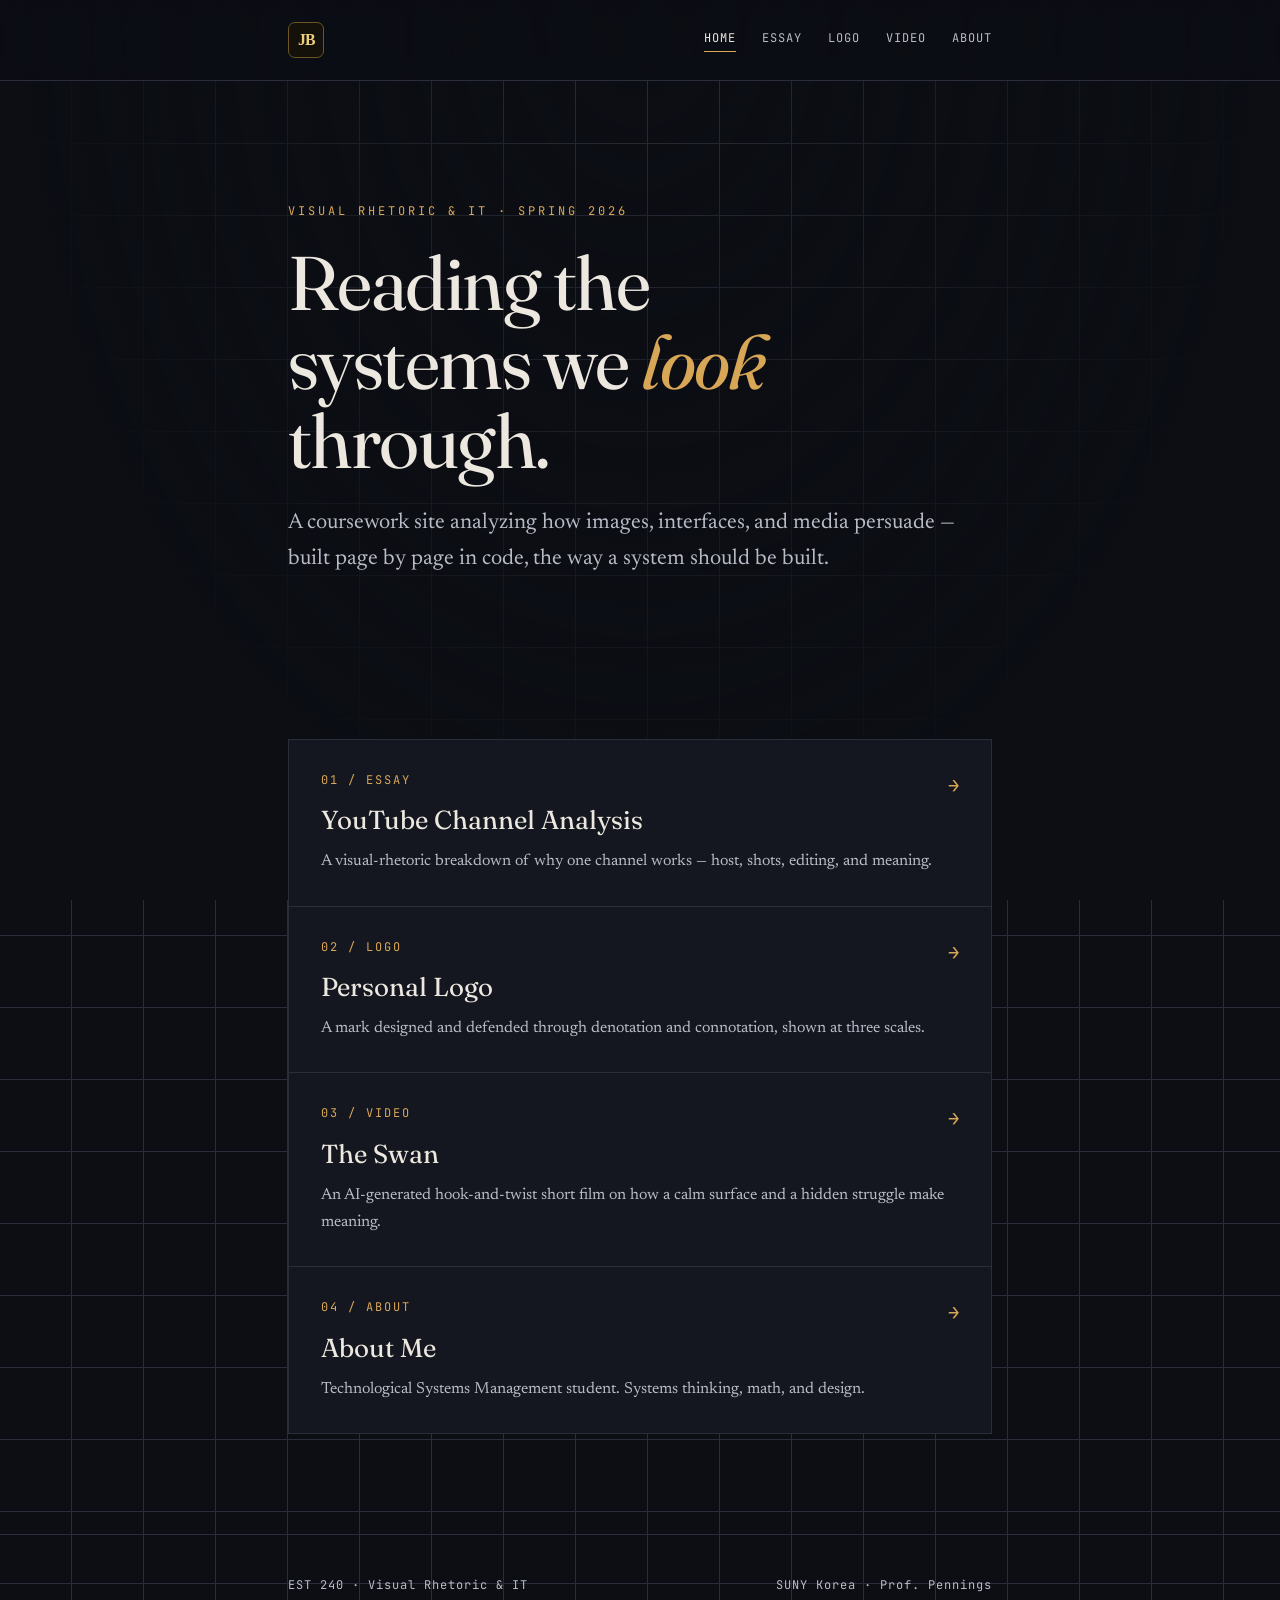
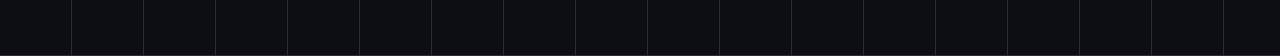
<file: index.html>
<!DOCTYPE html>
<html lang="en">
<head>
  <meta charset="UTF-8">
  <meta name="viewport" content="width=device-width, initial-scale=1.0">
  <title>Juhyun Bae — EST 240 Visual Rhetoric</title>
  <link rel="stylesheet" href="styles.css">
</head>
<body>

  <nav class="nav">
    <div class="nav-inner">
      <a href="about.html" class="nav-mark" aria-label="Juhyun Bae — About"><svg viewBox="0 0 120 104" xmlns="http://www.w3.org/2000/svg" role="img" aria-label="JB"><text x="62" y="84" font-family="Georgia,serif" font-size="86" font-weight="600" fill="#edd07a" text-anchor="middle" style="letter-spacing:-4px;">JB</text></svg></a>
      <div class="nav-links">
        <a href="index.html" class="active">Home</a>
        <a href="essay.html">Essay</a>
        <a href="logo.html">Logo</a>
        <a href="video.html">Video</a>
        <a href="about.html">About</a>
      </div>
    </div>
  </nav>

  <div class="wrap">
    <header class="hero">
      <div class="eyebrow">Visual Rhetoric &amp; IT · Spring 2026</div>
      <h1>Reading the<br>systems we <em>look</em> through.</h1>
      <p class="lede">A coursework site analyzing how images, interfaces, and media
      persuade — built page by page in code, the way a system should be built.</p>
    </header>

    <div class="cards">
      <a href="essay.html" class="card">
        <span class="card-arrow">&rarr;</span>
        <div class="card-num">01 / ESSAY</div>
        <div class="card-title">YouTube Channel Analysis</div>
        <div class="card-desc">A visual-rhetoric breakdown of why one channel works — host, shots, editing, and meaning.</div>
      </a>
      <a href="logo.html" class="card">
        <span class="card-arrow">&rarr;</span>
        <div class="card-num">02 / LOGO</div>
        <div class="card-title">Personal Logo</div>
        <div class="card-desc">A mark designed and defended through denotation and connotation, shown at three scales.</div>
      </a>
      <a href="video.html" class="card">
        <span class="card-arrow">&rarr;</span>
        <div class="card-num">03 / VIDEO</div>
        <div class="card-title">The Swan</div>
        <div class="card-desc">An AI-generated hook-and-twist short film on how a calm surface and a hidden struggle make meaning.</div>
      </a>
      <a href="about.html" class="card">
        <span class="card-arrow">&rarr;</span>
        <div class="card-num">04 / ABOUT</div>
        <div class="card-title">About Me</div>
        <div class="card-desc">Technological Systems Management student. Systems thinking, math, and design.</div>
      </a>
    </div>
  </div>

  <footer class="foot">
    <div class="foot-inner">
      <span>EST 240 · Visual Rhetoric &amp; IT</span>
      <span>SUNY Korea · Prof. Pennings</span>
    </div>
  </footer>

</body>
</html>
</file>
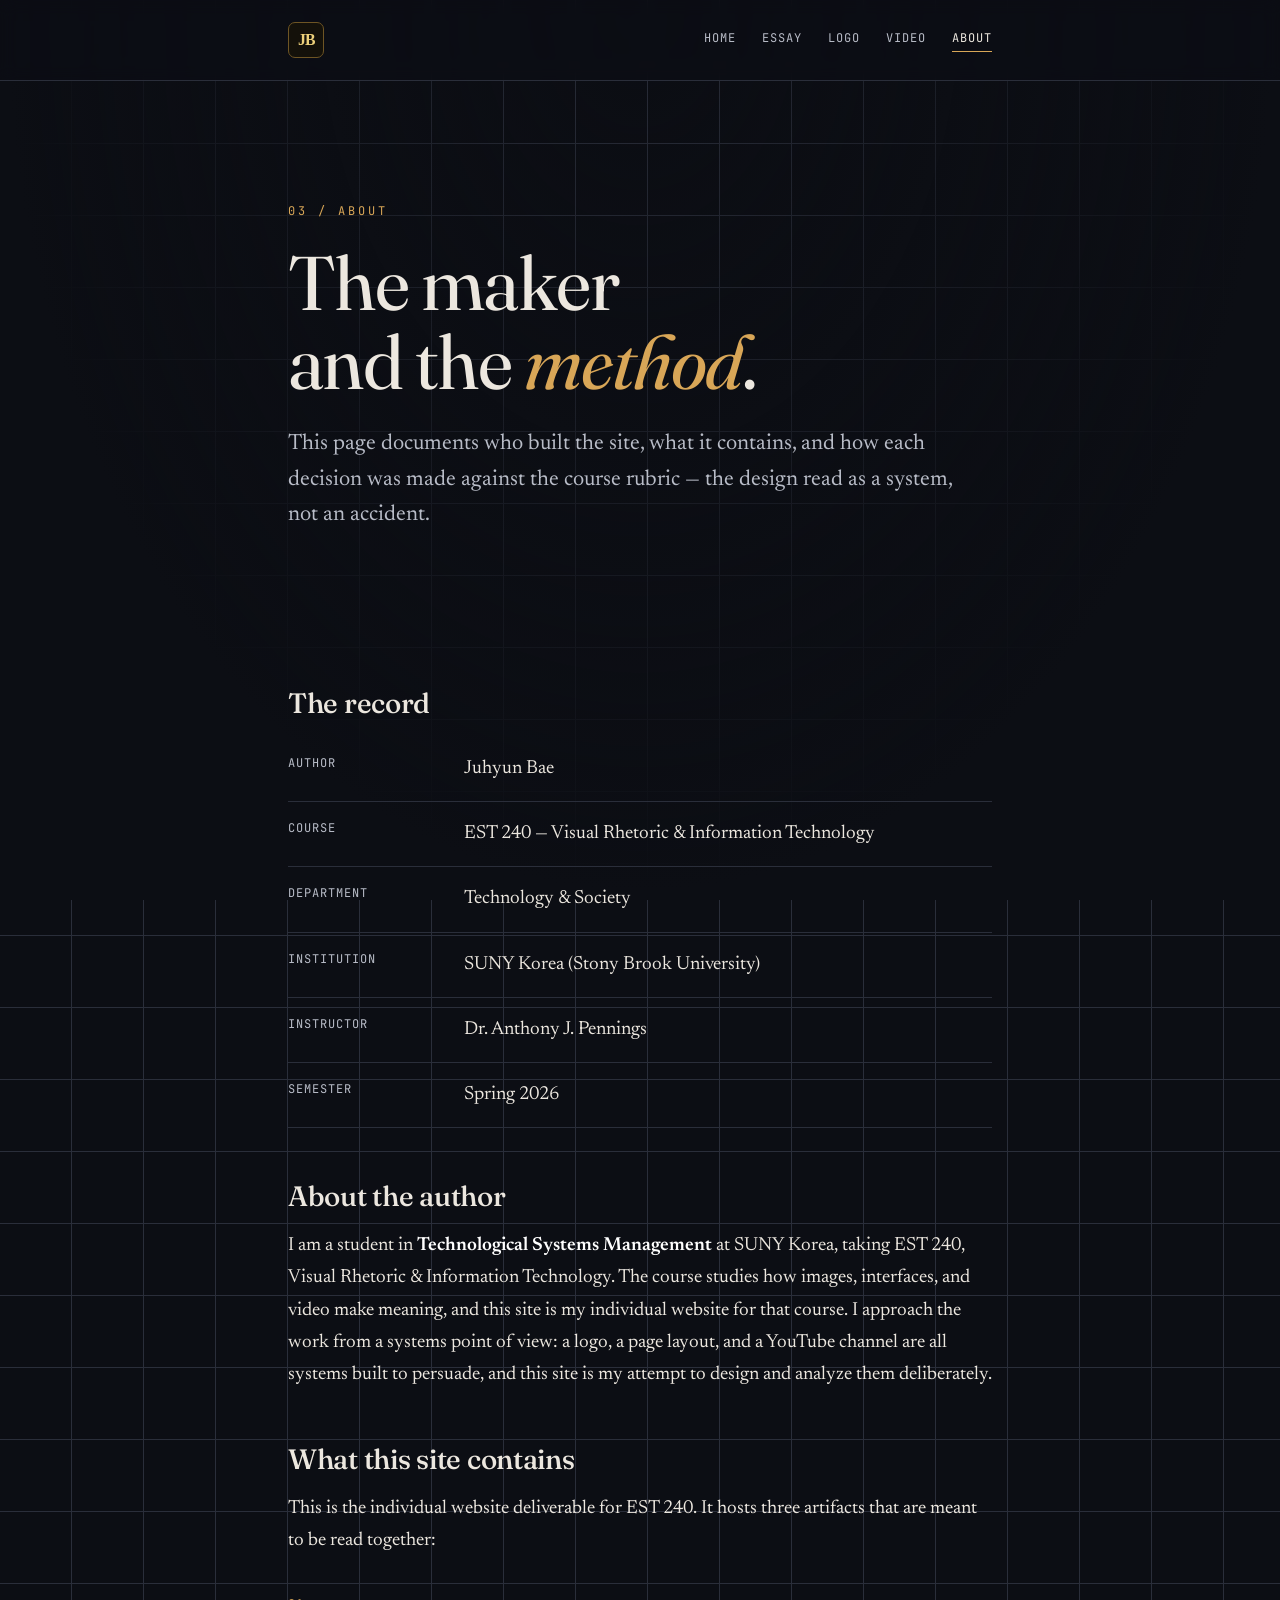
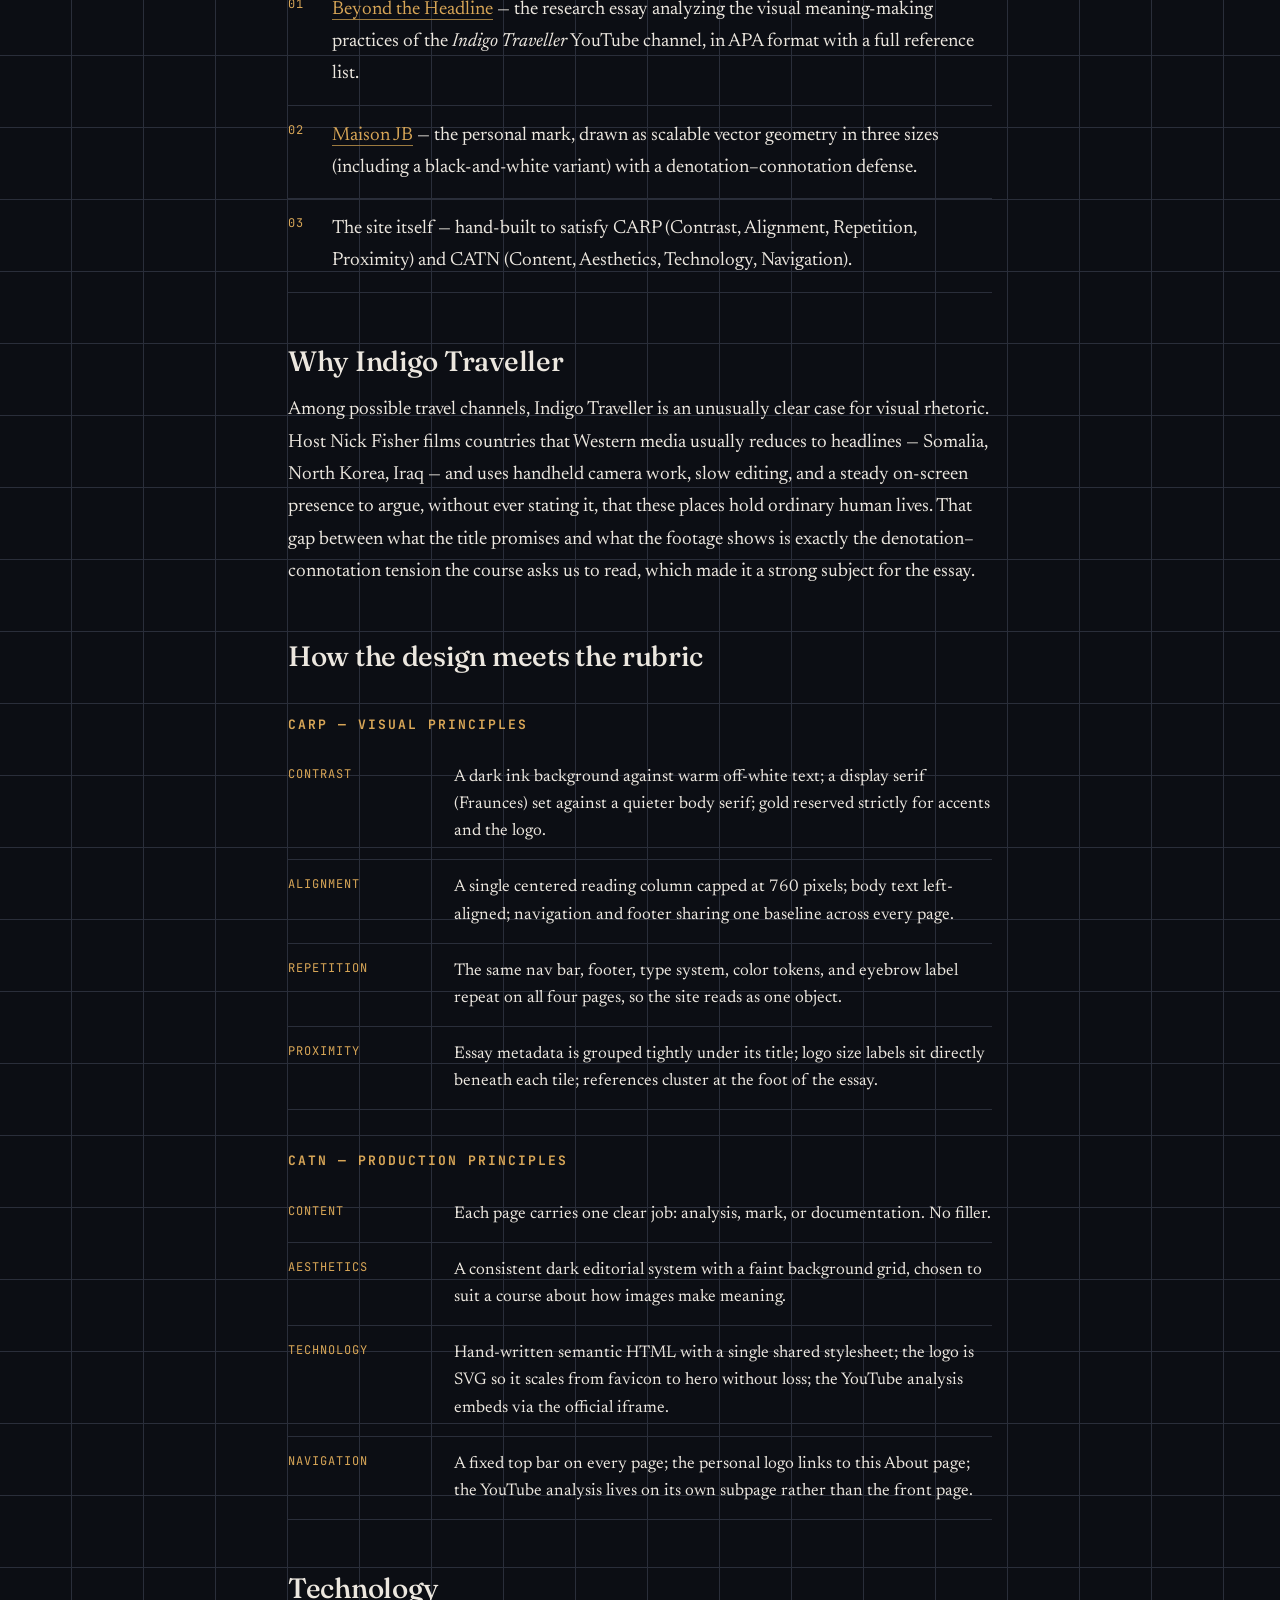
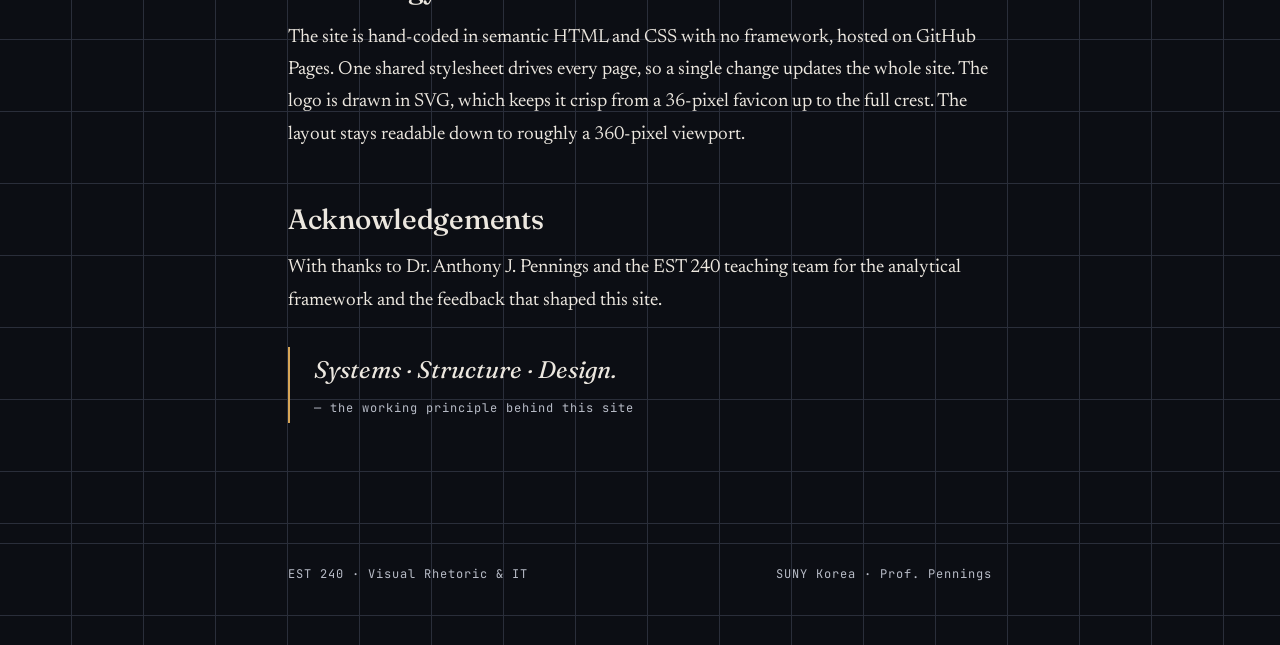
<file: about.html>
<!DOCTYPE html>
<html lang="en">
<head>
  <meta charset="UTF-8">
  <meta name="viewport" content="width=device-width, initial-scale=1.0">
  <meta name="description" content="About this site: Juhyun Bae's EST 240 Visual Rhetoric individual website at SUNY Korea.">
  <title>About — Juhyun Bae</title>
  <link rel="stylesheet" href="styles.css">
  <style>
    .artifact-list { counter-reset: art; list-style: none; margin: 8px 0 0; padding: 0; }
    .artifact-list li { counter-increment: art; position: relative; padding: 14px 0 14px 44px; border-bottom: 1px solid var(--line); }
    .artifact-list li::before { content: counter(art,decimal-leading-zero); position: absolute; left: 0; top: 14px; font-family: var(--font-mono); font-size: 12px; color: var(--amber); letter-spacing: 1px; }
    .rubric-row { display: grid; grid-template-columns: 150px 1fr; gap: 16px; padding: 14px 0; border-bottom: 1px solid var(--line); }
    .rubric-row .k { font-family: var(--font-mono); font-size: 12px; letter-spacing: 1px; text-transform: uppercase; color: var(--amber); }
    .rubric-row .v { color: var(--paper); font-size: 17px; line-height: 1.6; }
    @media (max-width:620px){ .rubric-row{ grid-template-columns:1fr; gap:4px; } .artifact-list li{ padding-left:36px; } }
  </style>
</head>
<body>

  <nav class="nav">
    <div class="nav-inner">
      <a href="about.html" class="nav-mark" aria-label="Juhyun Bae — About"><svg viewBox="0 0 120 104" xmlns="http://www.w3.org/2000/svg" role="img" aria-label="JB"><text x="62" y="84" font-family="Georgia,serif" font-size="86" font-weight="600" fill="#edd07a" text-anchor="middle" style="letter-spacing:-4px;">JB</text></svg></a>
      <div class="nav-links">
        <a href="index.html">Home</a>
        <a href="essay.html">Essay</a>
        <a href="logo.html">Logo</a>
        <a href="video.html">Video</a>
        <a href="about.html" class="active">About</a>
      </div>
    </div>
  </nav>

  <div class="wrap">
    <header class="hero">
      <div class="eyebrow">03 / About</div>
      <h1>The maker<br>and the <em>method</em>.</h1>
      <p class="lede">This page documents who built the site, what it contains, and how each
      decision was made against the course rubric &mdash; the design read as a system, not an accident.</p>
    </header>

    <h2>The record</h2>
    <dl>
      <div class="meta-row"><dt>Author</dt><dd>Juhyun Bae</dd></div>
      <div class="meta-row"><dt>Course</dt><dd>EST 240 &mdash; Visual Rhetoric &amp; Information Technology</dd></div>
      <div class="meta-row"><dt>Department</dt><dd>Technology &amp; Society</dd></div>
      <div class="meta-row"><dt>Institution</dt><dd>SUNY Korea (Stony Brook University)</dd></div>
      <div class="meta-row"><dt>Instructor</dt><dd>Dr. Anthony J. Pennings</dd></div>
      <div class="meta-row"><dt>Semester</dt><dd>Spring 2026</dd></div>
    </dl>

    <h2>About the author</h2>
    <p>I am a student in <strong>Technological Systems Management</strong> at SUNY Korea, taking EST 240,
    Visual Rhetoric &amp; Information Technology. The course studies how images, interfaces, and video make
    meaning, and this site is my individual website for that course. I approach the work from a systems
    point of view: a logo, a page layout, and a YouTube channel are all systems built to persuade, and this
    site is my attempt to design and analyze them deliberately.</p>

    <h2>What this site contains</h2>
    <p>This is the individual website deliverable for EST 240. It hosts three artifacts that are meant
    to be read together:</p>
    <ol class="artifact-list">
      <li><a href="essay.html" class="body-link">Beyond the Headline</a> &mdash; the research essay analyzing
      the visual meaning-making practices of the <em>Indigo Traveller</em> YouTube channel, in APA format
      with a full reference list.</li>
      <li><a href="logo.html" class="body-link">Maison JB</a> &mdash; the personal mark, drawn as scalable
      vector geometry in three sizes (including a black-and-white variant) with a denotation&ndash;connotation
      defense.</li>
      <li>The site itself &mdash; hand-built to satisfy CARP (Contrast, Alignment, Repetition, Proximity)
      and CATN (Content, Aesthetics, Technology, Navigation).</li>
    </ol>

    <h2>Why Indigo Traveller</h2>
    <p>Among possible travel channels, Indigo Traveller is an unusually clear case for visual rhetoric.
    Host Nick Fisher films countries that Western media usually reduces to headlines &mdash; Somalia, North
    Korea, Iraq &mdash; and uses handheld camera work, slow editing, and a steady on-screen presence to argue,
    without ever stating it, that these places hold ordinary human lives. That gap between what the title
    promises and what the footage shows is exactly the denotation&ndash;connotation tension the course asks
    us to read, which made it a strong subject for the essay.</p>

    <h2>How the design meets the rubric</h2>
    <h3>CARP &mdash; visual principles</h3>
    <div class="rubric-row"><div class="k">Contrast</div><div class="v">A dark ink background against warm
    off-white text; a display serif (Fraunces) set against a quieter body serif; gold reserved strictly for
    accents and the logo.</div></div>
    <div class="rubric-row"><div class="k">Alignment</div><div class="v">A single centered reading column
    capped at 760&nbsp;pixels; body text left-aligned; navigation and footer sharing one baseline across
    every page.</div></div>
    <div class="rubric-row"><div class="k">Repetition</div><div class="v">The same nav bar, footer, type
    system, color tokens, and eyebrow label repeat on all four pages, so the site reads as one object.</div></div>
    <div class="rubric-row"><div class="k">Proximity</div><div class="v">Essay metadata is grouped tightly
    under its title; logo size labels sit directly beneath each tile; references cluster at the foot of the
    essay.</div></div>

    <h3>CATN &mdash; production principles</h3>
    <div class="rubric-row"><div class="k">Content</div><div class="v">Each page carries one clear job:
    analysis, mark, or documentation. No filler.</div></div>
    <div class="rubric-row"><div class="k">Aesthetics</div><div class="v">A consistent dark editorial system
    with a faint background grid, chosen to suit a course about how images make meaning.</div></div>
    <div class="rubric-row"><div class="k">Technology</div><div class="v">Hand-written semantic HTML with a
    single shared stylesheet; the logo is SVG so it scales from favicon to hero without loss; the YouTube
    analysis embeds via the official iframe.</div></div>
    <div class="rubric-row"><div class="k">Navigation</div><div class="v">A fixed top bar on every page; the
    personal logo links to this About page; the YouTube analysis lives on its own subpage rather than the
    front page.</div></div>

    <h2>Technology</h2>
    <p>The site is hand-coded in semantic HTML and CSS with no framework, hosted on GitHub Pages. One shared
    stylesheet drives every page, so a single change updates the whole site. The logo is drawn in SVG, which
    keeps it crisp from a 36-pixel favicon up to the full crest. The layout stays readable down to roughly a
    360-pixel viewport.</p>

    <h2>Acknowledgements</h2>
    <p>With thanks to Dr. Anthony J. Pennings and the EST 240 teaching team for the analytical framework and
    the feedback that shaped this site.</p>

    <blockquote>
      Systems &middot; Structure &middot; Design.
      <cite>&mdash; the working principle behind this site</cite>
    </blockquote>
  </div>

  <footer class="foot">
    <div class="foot-inner">
      <span>EST 240 &middot; Visual Rhetoric &amp; IT</span>
      <span>SUNY Korea &middot; Prof. Pennings</span>
    </div>
  </footer>

</body>
</html>
</file>
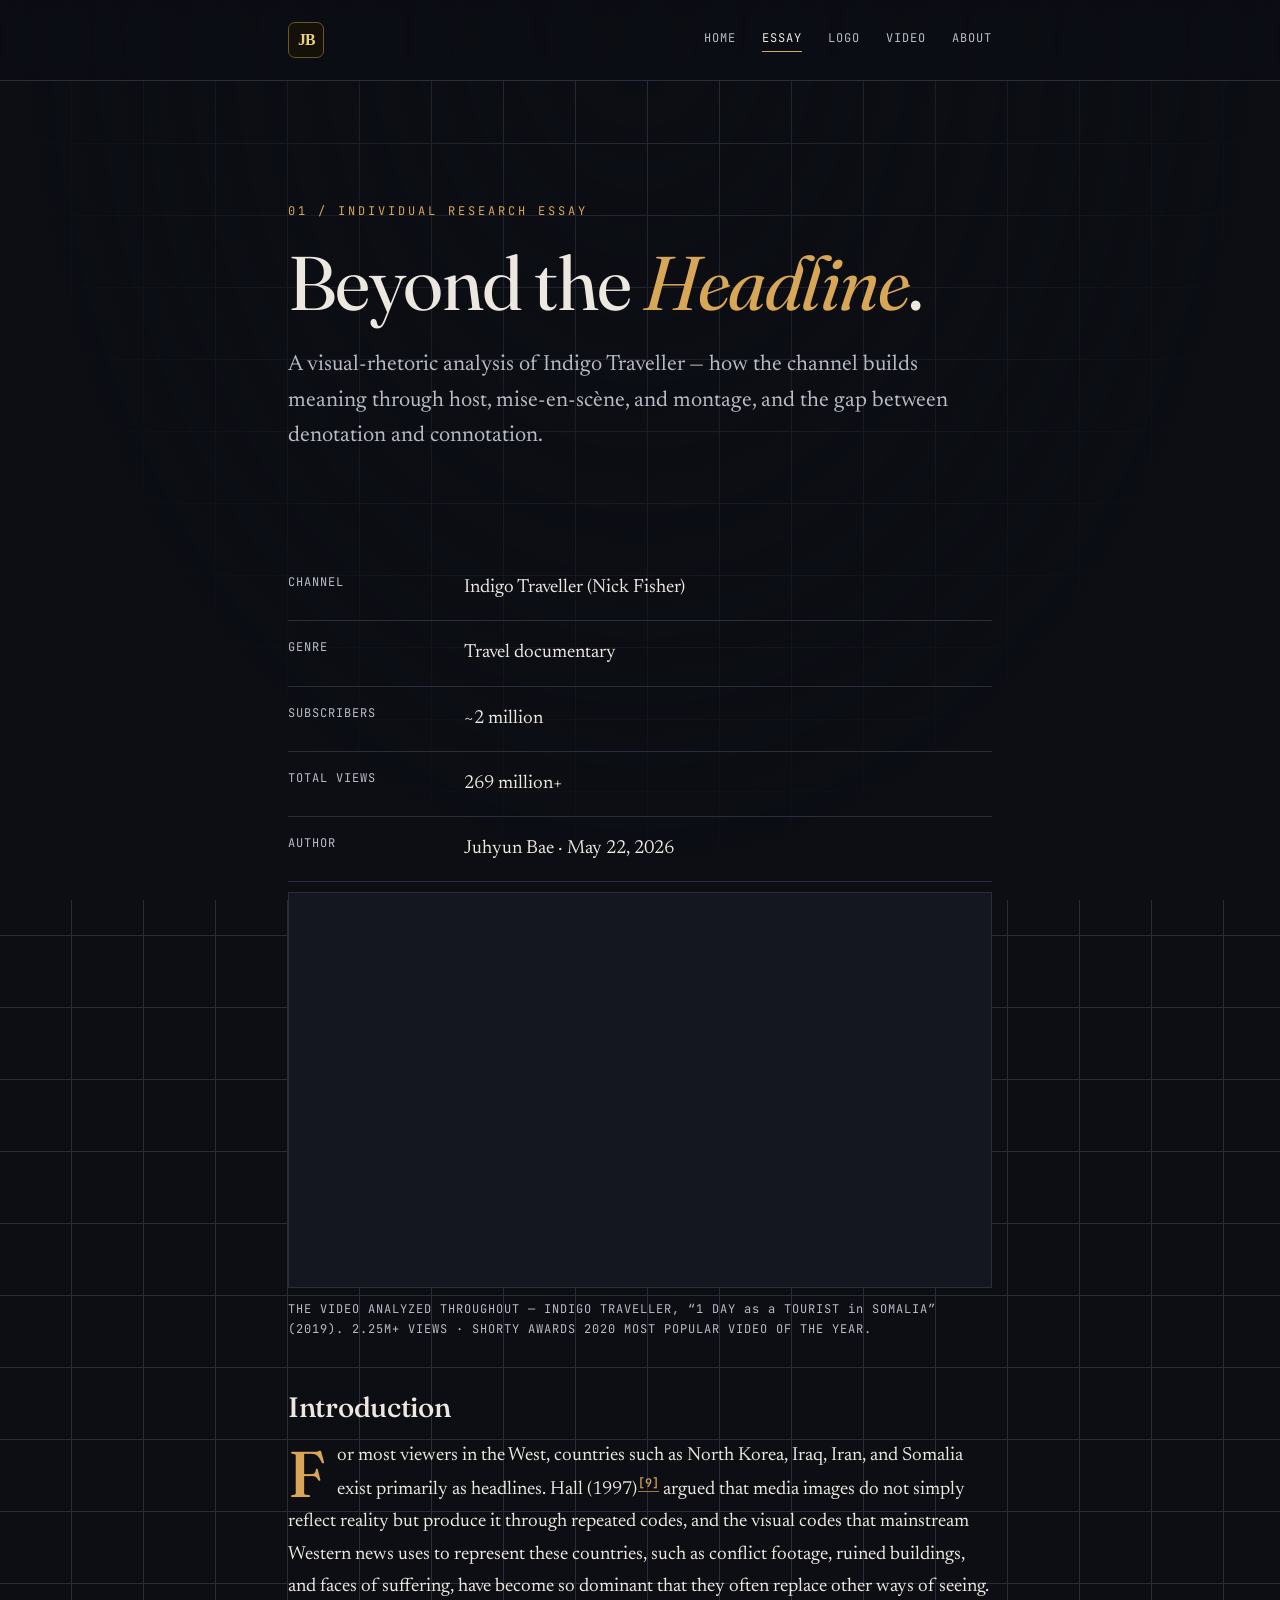
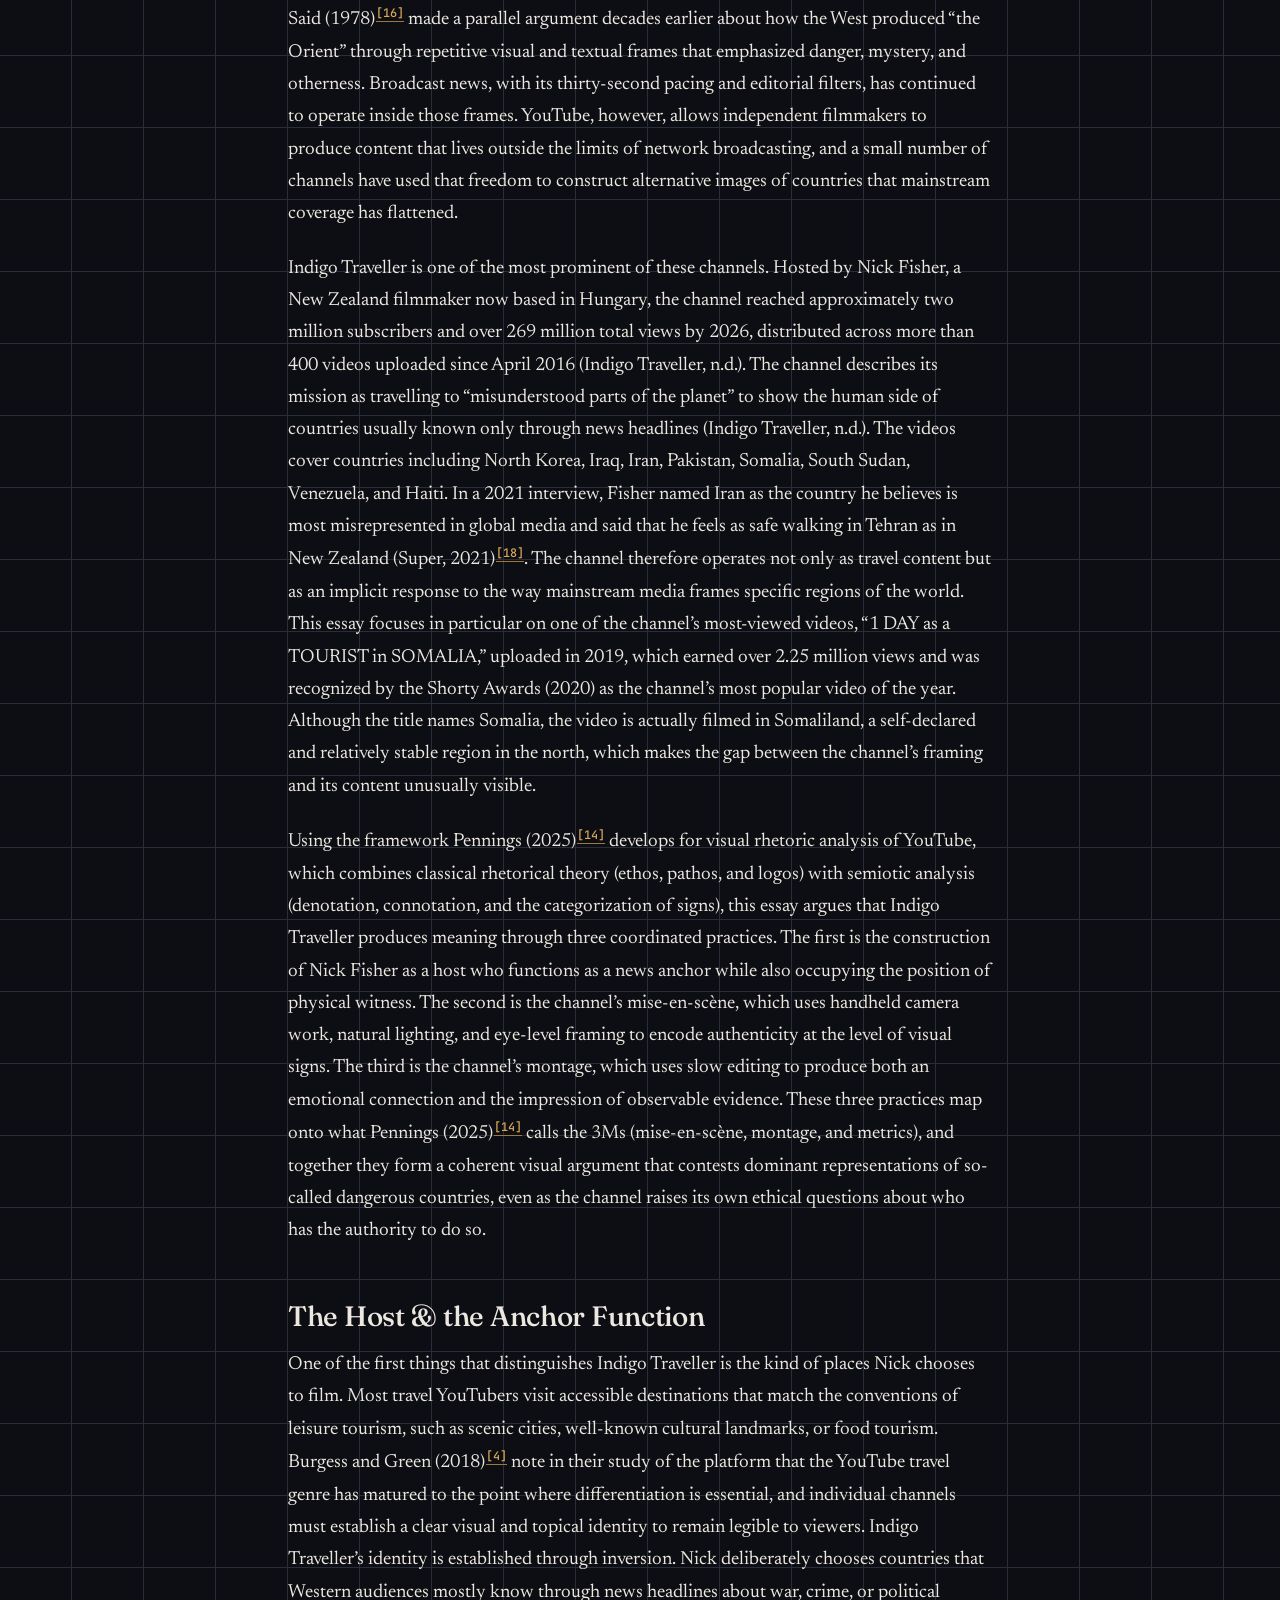
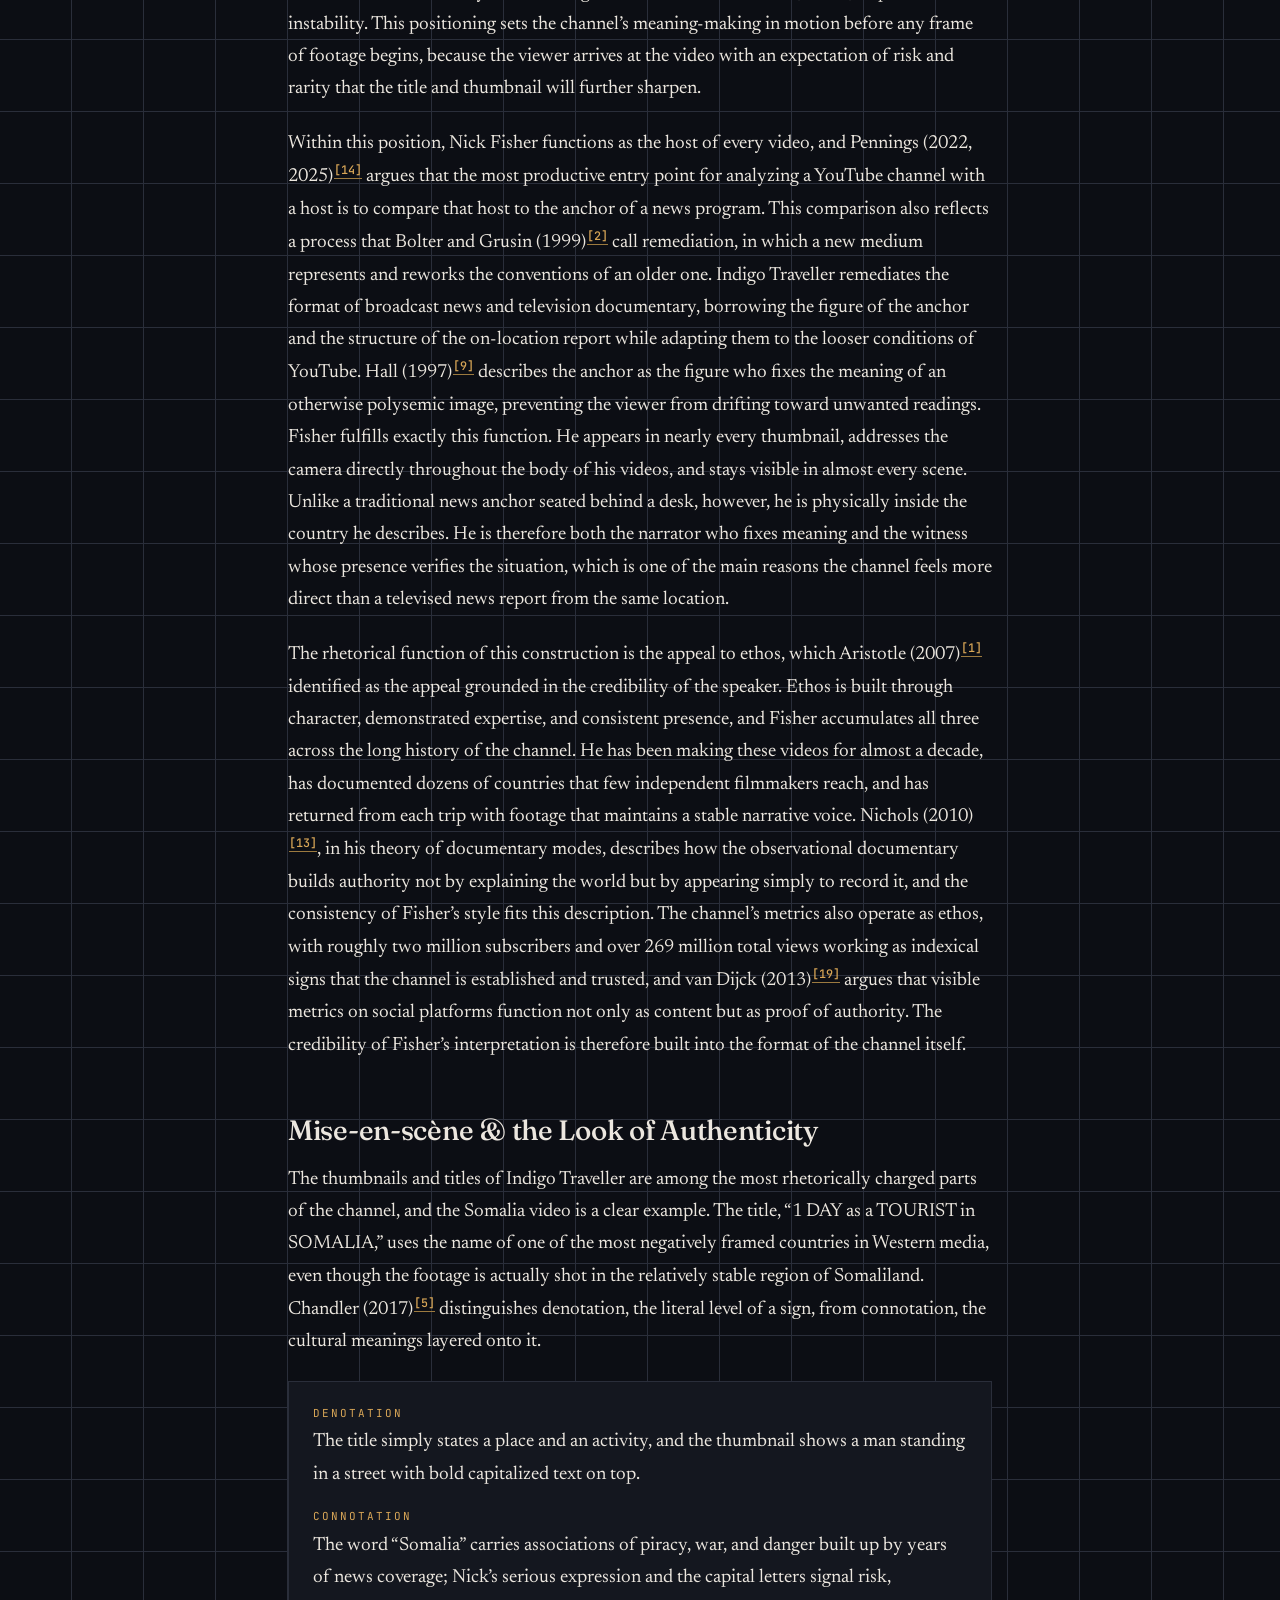
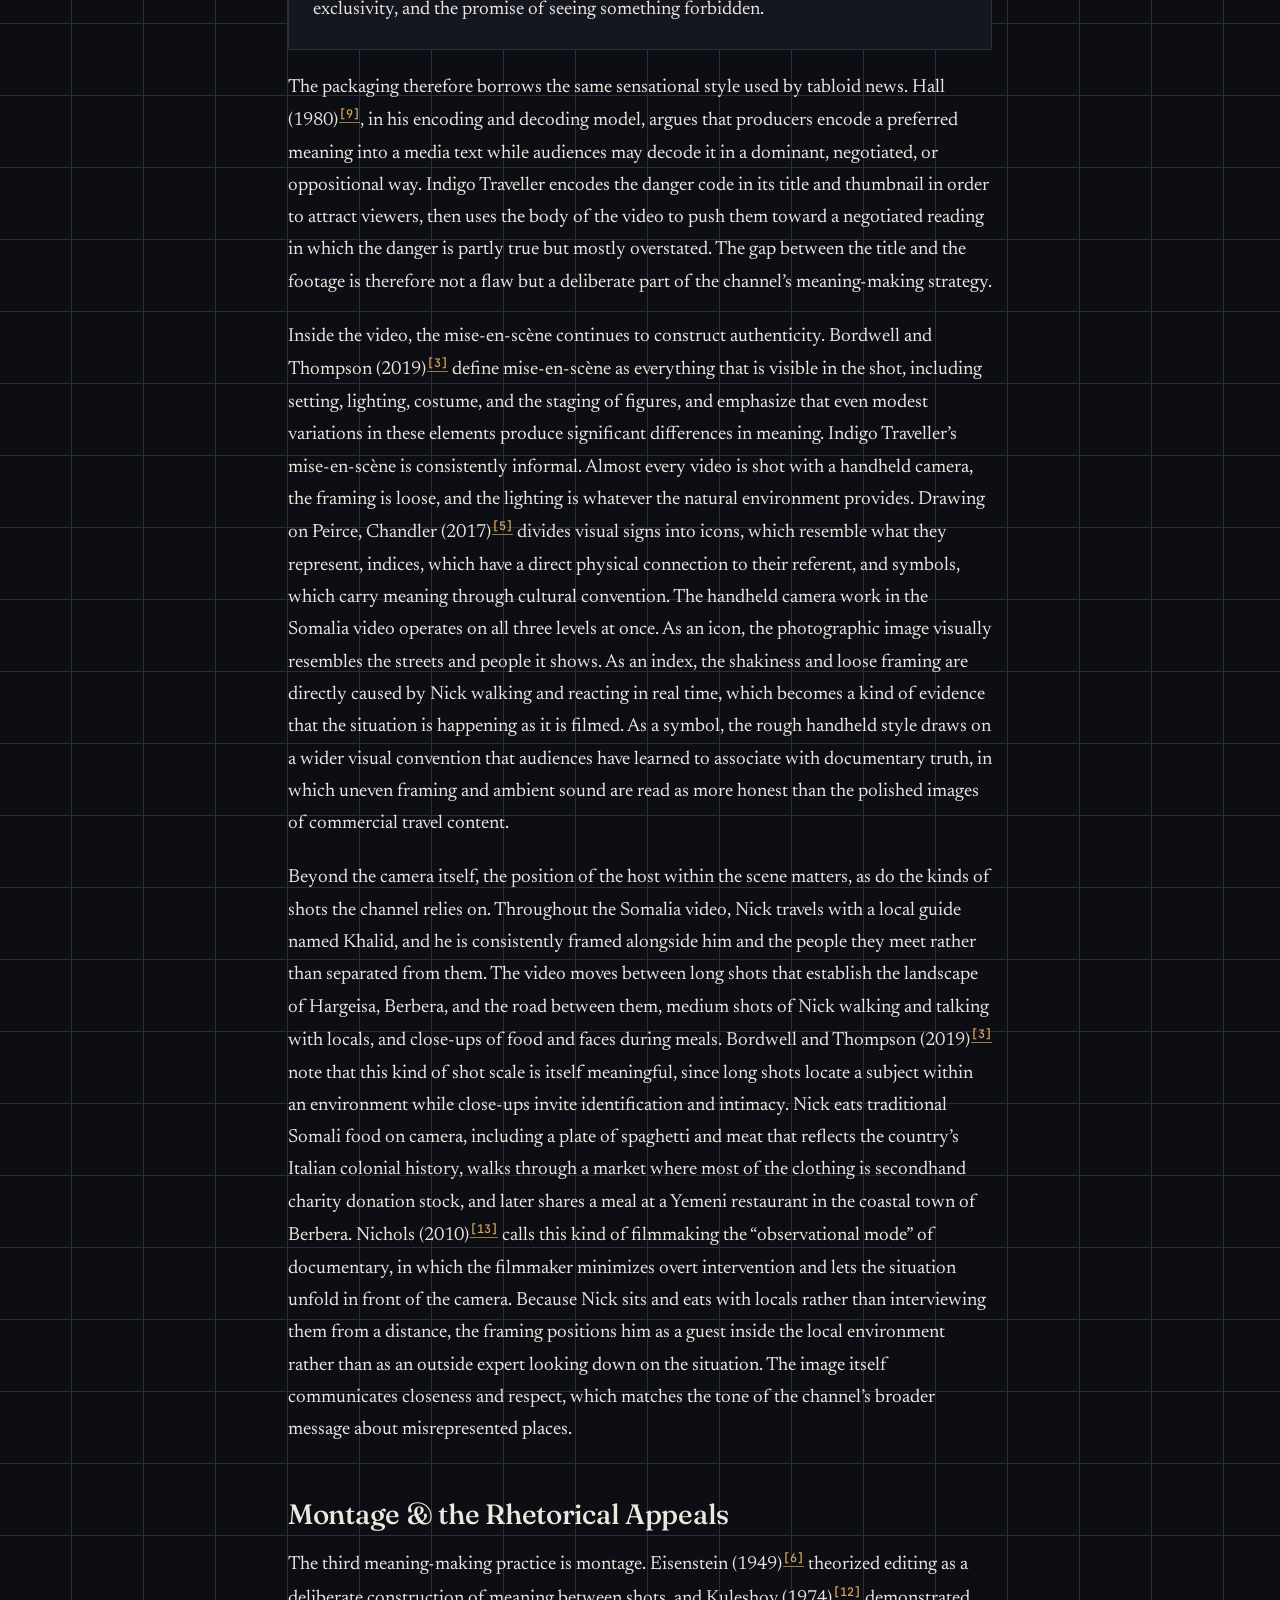
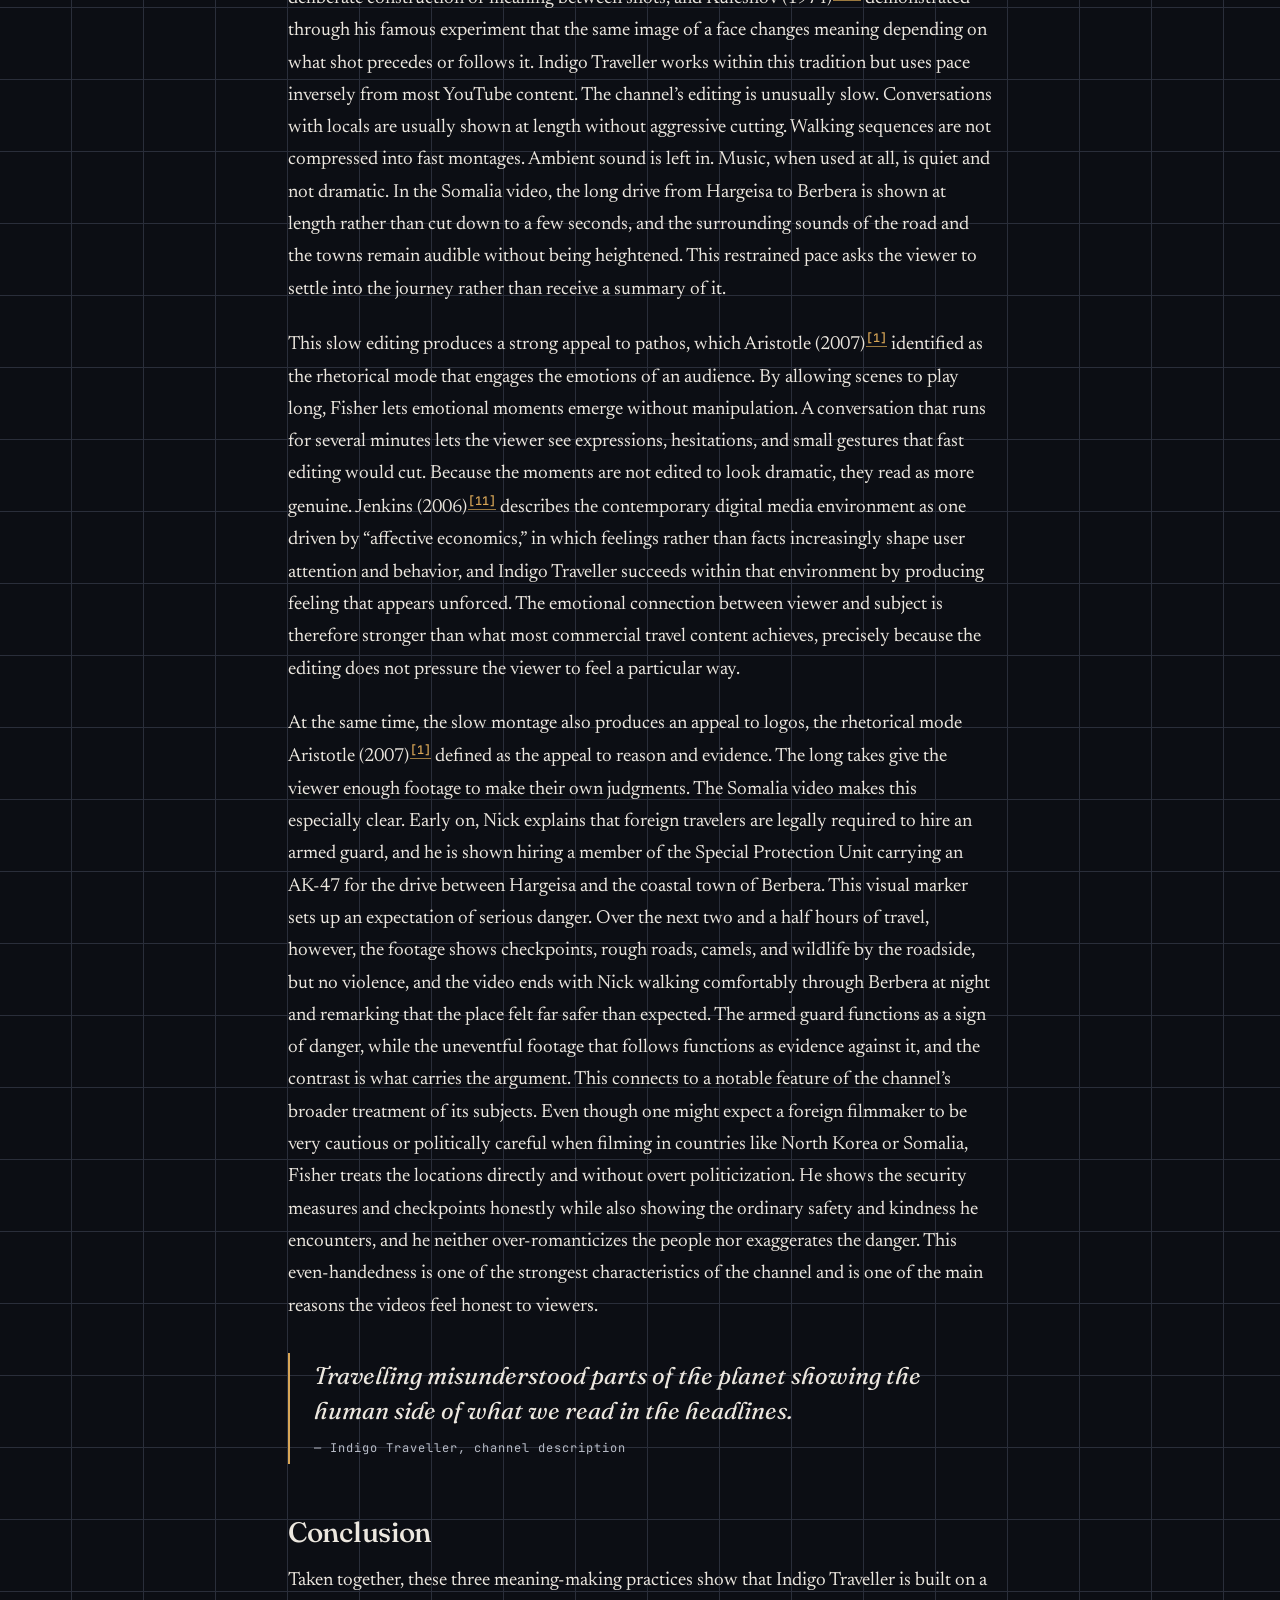
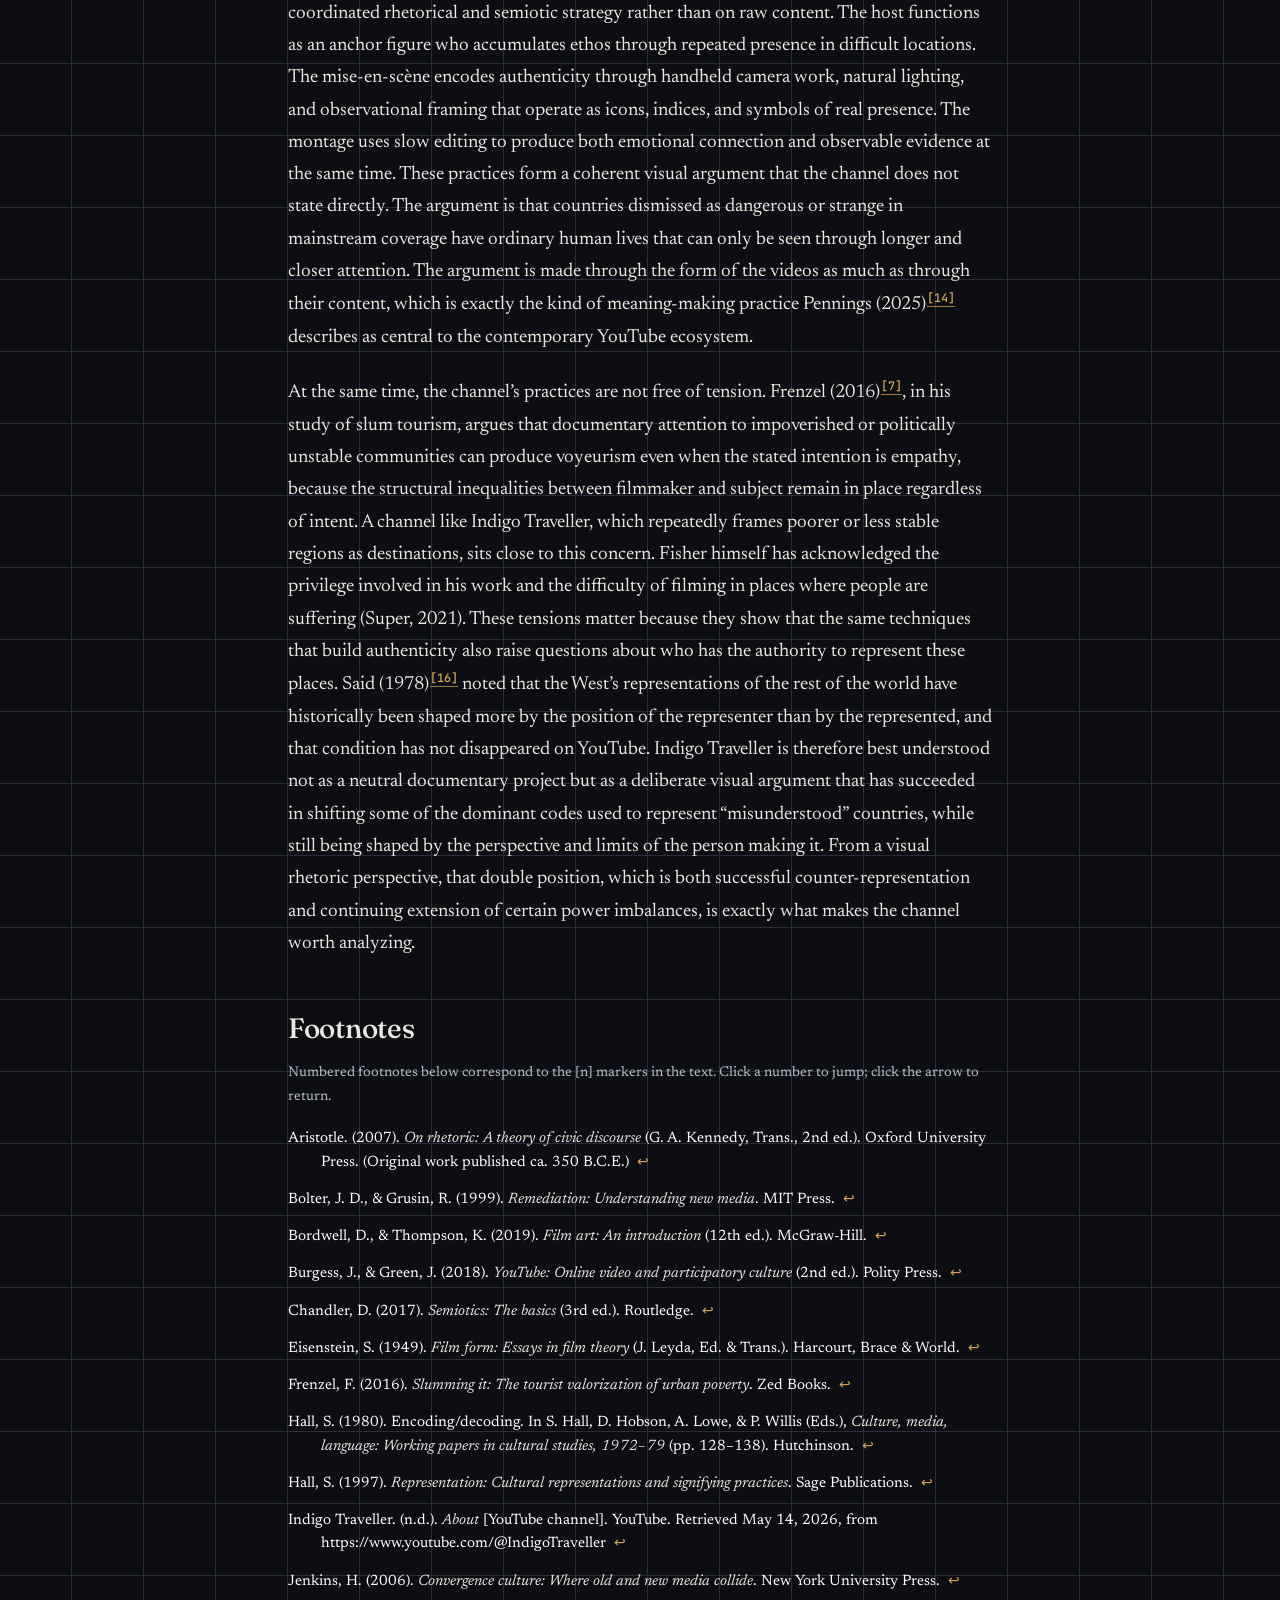
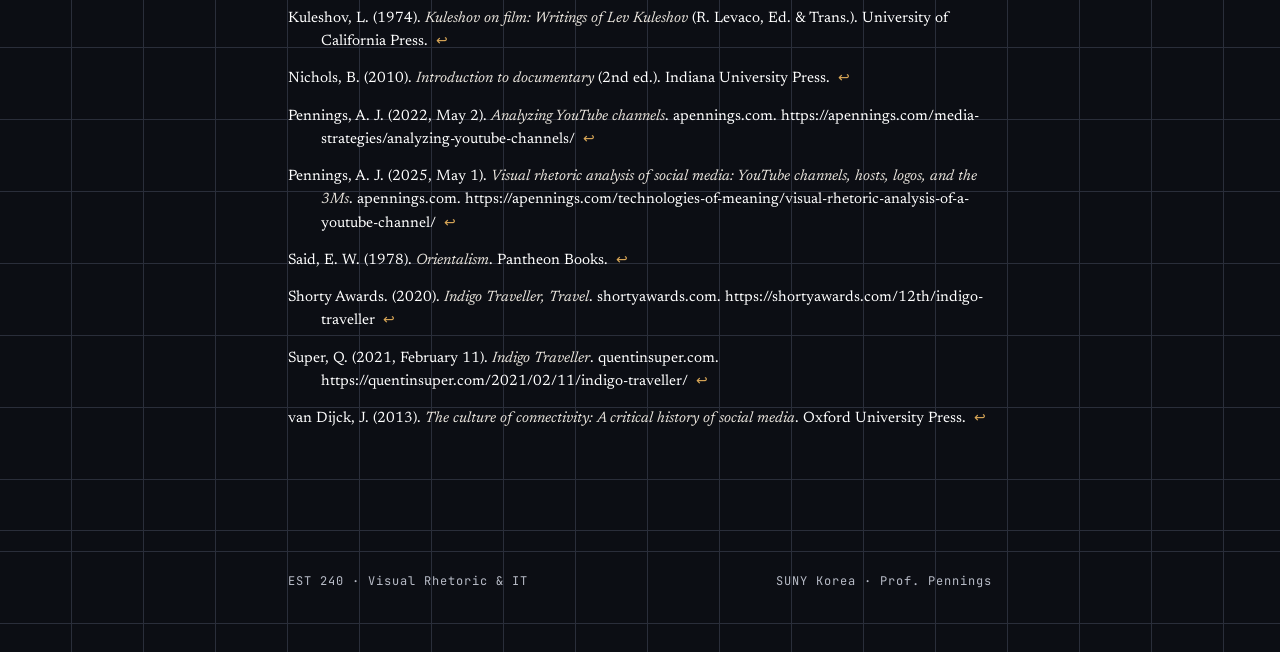
<file: essay.html>
<!DOCTYPE html>
<html lang="en">
<head>
  <meta charset="UTF-8">
  <meta name="viewport" content="width=device-width, initial-scale=1.0">
  <title>Essay — YouTube Channel Analysis</title>
  <link rel="stylesheet" href="styles.css">
  <style>
    /* page-specific: video embed + drop cap, in keeping with the site theme */
    .video-embed {
      position: relative;
      width: 100%;
      aspect-ratio: 16 / 9;
      border: 1px solid var(--line);
      background: var(--ink-2);
      margin: 10px 0 12px;
    }
    .video-embed iframe { position: absolute; inset: 0; width: 100%; height: 100%; border: 0; }
    .video-cap {
      font-family: var(--font-mono);
      font-size: 12px;
      letter-spacing: 1px;
      color: var(--muted);
      line-height: 1.6;
      margin-bottom: 40px;
    }
    .lead-p::first-letter {
      font-family: var(--font-display);
      font-size: 3.4em;
      font-weight: 500;
      float: left;
      line-height: 0.8;
      margin: 8px 12px 0 0;
      color: var(--amber);
    }
  </style>
</head>
<body>

  <nav class="nav">
    <div class="nav-inner">
      <a href="about.html" class="nav-mark" aria-label="Juhyun Bae — About"><svg viewBox="0 0 120 104" xmlns="http://www.w3.org/2000/svg" role="img" aria-label="JB"><text x="62" y="84" font-family="Georgia,serif" font-size="86" font-weight="600" fill="#edd07a" text-anchor="middle" style="letter-spacing:-4px;">JB</text></svg></a>
      <div class="nav-links">
        <a href="index.html">Home</a>
        <a href="essay.html" class="active">Essay</a>
        <a href="logo.html">Logo</a>
        <a href="video.html">Video</a>
        <a href="about.html">About</a>
      </div>
    </div>
  </nav>

  <div class="wrap">
    <header class="hero">
      <div class="eyebrow">01 / Individual Research Essay</div>
      <h1>Beyond the <em>Headline</em>.</h1>
      <p class="lede">A visual-rhetoric analysis of Indigo Traveller — how the channel builds meaning
      through host, mise-en-scène, and montage, and the gap between denotation and connotation.</p>
    </header>

    <dl>
      <div class="meta-row"><dt>Channel</dt><dd>Indigo Traveller (Nick Fisher)</dd></div>
      <div class="meta-row"><dt>Genre</dt><dd>Travel documentary</dd></div>
      <div class="meta-row"><dt>Subscribers</dt><dd>~2 million</dd></div>
      <div class="meta-row"><dt>Total views</dt><dd>269 million+</dd></div>
      <div class="meta-row"><dt>Author</dt><dd>Juhyun Bae · May 22, 2026</dd></div>
    </dl>

    <div class="video-embed">
      <!-- VIDEO_ID 를 실제 영상 ID로 교체: "1 DAY as a TOURIST in SOMALIA" 공유 → 퍼가기 코드의 embed/ 뒤 글자 -->
      <iframe src="https://www.youtube.com/embed/_ch7hYh4BtA" title="Indigo Traveller — 1 DAY as a TOURIST in SOMALIA" allow="accelerometer; autoplay; clipboard-write; encrypted-media; gyroscope; picture-in-picture" allowfullscreen></iframe>
    </div>
    <p class="video-cap">THE VIDEO ANALYZED THROUGHOUT &mdash; INDIGO TRAVELLER, &ldquo;1 DAY as a TOURIST in SOMALIA&rdquo; (2019). 2.25M+ VIEWS · SHORTY AWARDS 2020 MOST POPULAR VIDEO OF THE YEAR.</p>

    <h2>Introduction</h2>

    <p class="lead-p">For most viewers in the West, countries such as North Korea, Iraq, Iran, and Somalia exist primarily as headlines. Hall (1997)<sup class="fn"><a id="fnref9" href="#fn9">[9]</a></sup> argued that media images do not simply reflect reality but produce it through repeated codes, and the visual codes that mainstream Western news uses to represent these countries, such as conflict footage, ruined buildings, and faces of suffering, have become so dominant that they often replace other ways of seeing. Said (1978)<sup class="fn"><a id="fnref16" href="#fn16">[16]</a></sup> made a parallel argument decades earlier about how the West produced &ldquo;the Orient&rdquo; through repetitive visual and textual frames that emphasized danger, mystery, and otherness. Broadcast news, with its thirty-second pacing and editorial filters, has continued to operate inside those frames. YouTube, however, allows independent filmmakers to produce content that lives outside the limits of network broadcasting, and a small number of channels have used that freedom to construct alternative images of countries that mainstream coverage has flattened.</p>

    <p>Indigo Traveller is one of the most prominent of these channels. Hosted by Nick Fisher, a New Zealand filmmaker now based in Hungary, the channel reached approximately two million subscribers and over 269 million total views by 2026, distributed across more than 400 videos uploaded since April 2016 (Indigo Traveller, n.d.). The channel describes its mission as travelling to &ldquo;misunderstood parts of the planet&rdquo; to show the human side of countries usually known only through news headlines (Indigo Traveller, n.d.). The videos cover countries including North Korea, Iraq, Iran, Pakistan, Somalia, South Sudan, Venezuela, and Haiti. In a 2021 interview, Fisher named Iran as the country he believes is most misrepresented in global media and said that he feels as safe walking in Tehran as in New Zealand (Super, 2021)<sup class="fn"><a id="fnref18" href="#fn18">[18]</a></sup>. The channel therefore operates not only as travel content but as an implicit response to the way mainstream media frames specific regions of the world. This essay focuses in particular on one of the channel&rsquo;s most-viewed videos, &ldquo;1 DAY as a TOURIST in SOMALIA,&rdquo; uploaded in 2019, which earned over 2.25 million views and was recognized by the Shorty Awards (2020) as the channel&rsquo;s most popular video of the year. Although the title names Somalia, the video is actually filmed in Somaliland, a self-declared and relatively stable region in the north, which makes the gap between the channel&rsquo;s framing and its content unusually visible.</p>

    <p>Using the framework Pennings (2025)<sup class="fn"><a id="fnref14" href="#fn14">[14]</a></sup> develops for visual rhetoric analysis of YouTube, which combines classical rhetorical theory (ethos, pathos, and logos) with semiotic analysis (denotation, connotation, and the categorization of signs), this essay argues that Indigo Traveller produces meaning through three coordinated practices. The first is the construction of Nick Fisher as a host who functions as a news anchor while also occupying the position of physical witness. The second is the channel&rsquo;s mise-en-sc&egrave;ne, which uses handheld camera work, natural lighting, and eye-level framing to encode authenticity at the level of visual signs. The third is the channel&rsquo;s montage, which uses slow editing to produce both an emotional connection and the impression of observable evidence. These three practices map onto what Pennings (2025)<sup class="fn"><a id="fnref14" href="#fn14">[14]</a></sup> calls the 3Ms (mise-en-sc&egrave;ne, montage, and metrics), and together they form a coherent visual argument that contests dominant representations of so-called dangerous countries, even as the channel raises its own ethical questions about who has the authority to do so.</p>

    <h2>The Host &amp; the Anchor Function</h2>

    <p>One of the first things that distinguishes Indigo Traveller is the kind of places Nick chooses to film. Most travel YouTubers visit accessible destinations that match the conventions of leisure tourism, such as scenic cities, well-known cultural landmarks, or food tourism. Burgess and Green (2018)<sup class="fn"><a id="fnref4" href="#fn4">[4]</a></sup> note in their study of the platform that the YouTube travel genre has matured to the point where differentiation is essential, and individual channels must establish a clear visual and topical identity to remain legible to viewers. Indigo Traveller&rsquo;s identity is established through inversion. Nick deliberately chooses countries that Western audiences mostly know through news headlines about war, crime, or political instability. This positioning sets the channel&rsquo;s meaning-making in motion before any frame of footage begins, because the viewer arrives at the video with an expectation of risk and rarity that the title and thumbnail will further sharpen.</p>

    <p>Within this position, Nick Fisher functions as the host of every video, and Pennings (2022, 2025)<sup class="fn"><a id="fnref14" href="#fn14">[14]</a></sup> argues that the most productive entry point for analyzing a YouTube channel with a host is to compare that host to the anchor of a news program. This comparison also reflects a process that Bolter and Grusin (1999)<sup class="fn"><a id="fnref2" href="#fn2">[2]</a></sup> call remediation, in which a new medium represents and reworks the conventions of an older one. Indigo Traveller remediates the format of broadcast news and television documentary, borrowing the figure of the anchor and the structure of the on-location report while adapting them to the looser conditions of YouTube. Hall (1997)<sup class="fn"><a id="fnref9" href="#fn9">[9]</a></sup> describes the anchor as the figure who fixes the meaning of an otherwise polysemic image, preventing the viewer from drifting toward unwanted readings. Fisher fulfills exactly this function. He appears in nearly every thumbnail, addresses the camera directly throughout the body of his videos, and stays visible in almost every scene. Unlike a traditional news anchor seated behind a desk, however, he is physically inside the country he describes. He is therefore both the narrator who fixes meaning and the witness whose presence verifies the situation, which is one of the main reasons the channel feels more direct than a televised news report from the same location.</p>

    <p>The rhetorical function of this construction is the appeal to ethos, which Aristotle (2007)<sup class="fn"><a id="fnref1" href="#fn1">[1]</a></sup> identified as the appeal grounded in the credibility of the speaker. Ethos is built through character, demonstrated expertise, and consistent presence, and Fisher accumulates all three across the long history of the channel. He has been making these videos for almost a decade, has documented dozens of countries that few independent filmmakers reach, and has returned from each trip with footage that maintains a stable narrative voice. Nichols (2010)<sup class="fn"><a id="fnref13" href="#fn13">[13]</a></sup>, in his theory of documentary modes, describes how the observational documentary builds authority not by explaining the world but by appearing simply to record it, and the consistency of Fisher&rsquo;s style fits this description. The channel&rsquo;s metrics also operate as ethos, with roughly two million subscribers and over 269 million total views working as indexical signs that the channel is established and trusted, and van Dijck (2013)<sup class="fn"><a id="fnref19" href="#fn19">[19]</a></sup> argues that visible metrics on social platforms function not only as content but as proof of authority. The credibility of Fisher&rsquo;s interpretation is therefore built into the format of the channel itself.</p>

    <h2>Mise-en-scène &amp; the Look of Authenticity</h2>

    <p>The thumbnails and titles of Indigo Traveller are among the most rhetorically charged parts of the channel, and the Somalia video is a clear example. The title, &ldquo;1 DAY as a TOURIST in SOMALIA,&rdquo; uses the name of one of the most negatively framed countries in Western media, even though the footage is actually shot in the relatively stable region of Somaliland. Chandler (2017)<sup class="fn"><a id="fnref5" href="#fn5">[5]</a></sup> distinguishes denotation, the literal level of a sign, from connotation, the cultural meanings layered onto it.</p>

    <div class="dc">
      <div class="dc-label">Denotation</div>
      <p>The title simply states a place and an activity, and the thumbnail shows a man standing in a street with bold capitalized text on top.</p>
      <div class="dc-label">Connotation</div>
      <p>The word &ldquo;Somalia&rdquo; carries associations of piracy, war, and danger built up by years of news coverage; Nick&rsquo;s serious expression and the capital letters signal risk, exclusivity, and the promise of seeing something forbidden.</p>
    </div>

    <p>The packaging therefore borrows the same sensational style used by tabloid news. Hall (1980)<sup class="fn"><a id="fnref9" href="#fn9">[9]</a></sup>, in his encoding and decoding model, argues that producers encode a preferred meaning into a media text while audiences may decode it in a dominant, negotiated, or oppositional way. Indigo Traveller encodes the danger code in its title and thumbnail in order to attract viewers, then uses the body of the video to push them toward a negotiated reading in which the danger is partly true but mostly overstated. The gap between the title and the footage is therefore not a flaw but a deliberate part of the channel&rsquo;s meaning-making strategy.</p>

    <p>Inside the video, the mise-en-sc&egrave;ne continues to construct authenticity. Bordwell and Thompson (2019)<sup class="fn"><a id="fnref3" href="#fn3">[3]</a></sup> define mise-en-sc&egrave;ne as everything that is visible in the shot, including setting, lighting, costume, and the staging of figures, and emphasize that even modest variations in these elements produce significant differences in meaning. Indigo Traveller&rsquo;s mise-en-sc&egrave;ne is consistently informal. Almost every video is shot with a handheld camera, the framing is loose, and the lighting is whatever the natural environment provides. Drawing on Peirce, Chandler (2017)<sup class="fn"><a id="fnref5" href="#fn5">[5]</a></sup> divides visual signs into icons, which resemble what they represent, indices, which have a direct physical connection to their referent, and symbols, which carry meaning through cultural convention. The handheld camera work in the Somalia video operates on all three levels at once. As an icon, the photographic image visually resembles the streets and people it shows. As an index, the shakiness and loose framing are directly caused by Nick walking and reacting in real time, which becomes a kind of evidence that the situation is happening as it is filmed. As a symbol, the rough handheld style draws on a wider visual convention that audiences have learned to associate with documentary truth, in which uneven framing and ambient sound are read as more honest than the polished images of commercial travel content.</p>

    <p>Beyond the camera itself, the position of the host within the scene matters, as do the kinds of shots the channel relies on. Throughout the Somalia video, Nick travels with a local guide named Khalid, and he is consistently framed alongside him and the people they meet rather than separated from them. The video moves between long shots that establish the landscape of Hargeisa, Berbera, and the road between them, medium shots of Nick walking and talking with locals, and close-ups of food and faces during meals. Bordwell and Thompson (2019)<sup class="fn"><a id="fnref3" href="#fn3">[3]</a></sup> note that this kind of shot scale is itself meaningful, since long shots locate a subject within an environment while close-ups invite identification and intimacy. Nick eats traditional Somali food on camera, including a plate of spaghetti and meat that reflects the country&rsquo;s Italian colonial history, walks through a market where most of the clothing is secondhand charity donation stock, and later shares a meal at a Yemeni restaurant in the coastal town of Berbera. Nichols (2010)<sup class="fn"><a id="fnref13" href="#fn13">[13]</a></sup> calls this kind of filmmaking the &ldquo;observational mode&rdquo; of documentary, in which the filmmaker minimizes overt intervention and lets the situation unfold in front of the camera. Because Nick sits and eats with locals rather than interviewing them from a distance, the framing positions him as a guest inside the local environment rather than as an outside expert looking down on the situation. The image itself communicates closeness and respect, which matches the tone of the channel&rsquo;s broader message about misrepresented places.</p>

    <h2>Montage &amp; the Rhetorical Appeals</h2>

    <p>The third meaning-making practice is montage. Eisenstein (1949)<sup class="fn"><a id="fnref6" href="#fn6">[6]</a></sup> theorized editing as a deliberate construction of meaning between shots, and Kuleshov (1974)<sup class="fn"><a id="fnref12" href="#fn12">[12]</a></sup> demonstrated through his famous experiment that the same image of a face changes meaning depending on what shot precedes or follows it. Indigo Traveller works within this tradition but uses pace inversely from most YouTube content. The channel&rsquo;s editing is unusually slow. Conversations with locals are usually shown at length without aggressive cutting. Walking sequences are not compressed into fast montages. Ambient sound is left in. Music, when used at all, is quiet and not dramatic. In the Somalia video, the long drive from Hargeisa to Berbera is shown at length rather than cut down to a few seconds, and the surrounding sounds of the road and the towns remain audible without being heightened. This restrained pace asks the viewer to settle into the journey rather than receive a summary of it.</p>

    <p>This slow editing produces a strong appeal to pathos, which Aristotle (2007)<sup class="fn"><a id="fnref1" href="#fn1">[1]</a></sup> identified as the rhetorical mode that engages the emotions of an audience. By allowing scenes to play long, Fisher lets emotional moments emerge without manipulation. A conversation that runs for several minutes lets the viewer see expressions, hesitations, and small gestures that fast editing would cut. Because the moments are not edited to look dramatic, they read as more genuine. Jenkins (2006)<sup class="fn"><a id="fnref11" href="#fn11">[11]</a></sup> describes the contemporary digital media environment as one driven by &ldquo;affective economics,&rdquo; in which feelings rather than facts increasingly shape user attention and behavior, and Indigo Traveller succeeds within that environment by producing feeling that appears unforced. The emotional connection between viewer and subject is therefore stronger than what most commercial travel content achieves, precisely because the editing does not pressure the viewer to feel a particular way.</p>

    <p>At the same time, the slow montage also produces an appeal to logos, the rhetorical mode Aristotle (2007)<sup class="fn"><a id="fnref1" href="#fn1">[1]</a></sup> defined as the appeal to reason and evidence. The long takes give the viewer enough footage to make their own judgments. The Somalia video makes this especially clear. Early on, Nick explains that foreign travelers are legally required to hire an armed guard, and he is shown hiring a member of the Special Protection Unit carrying an AK-47 for the drive between Hargeisa and the coastal town of Berbera. This visual marker sets up an expectation of serious danger. Over the next two and a half hours of travel, however, the footage shows checkpoints, rough roads, camels, and wildlife by the roadside, but no violence, and the video ends with Nick walking comfortably through Berbera at night and remarking that the place felt far safer than expected. The armed guard functions as a sign of danger, while the uneventful footage that follows functions as evidence against it, and the contrast is what carries the argument. This connects to a notable feature of the channel&rsquo;s broader treatment of its subjects. Even though one might expect a foreign filmmaker to be very cautious or politically careful when filming in countries like North Korea or Somalia, Fisher treats the locations directly and without overt politicization. He shows the security measures and checkpoints honestly while also showing the ordinary safety and kindness he encounters, and he neither over-romanticizes the people nor exaggerates the danger. This even-handedness is one of the strongest characteristics of the channel and is one of the main reasons the videos feel honest to viewers.</p>

    <blockquote>
      Travelling misunderstood parts of the planet showing the human side of what we read in the headlines.
      <cite>— Indigo Traveller, channel description</cite>
    </blockquote>

    <h2>Conclusion</h2>

    <p>Taken together, these three meaning-making practices show that Indigo Traveller is built on a coordinated rhetorical and semiotic strategy rather than on raw content. The host functions as an anchor figure who accumulates ethos through repeated presence in difficult locations. The mise-en-sc&egrave;ne encodes authenticity through handheld camera work, natural lighting, and observational framing that operate as icons, indices, and symbols of real presence. The montage uses slow editing to produce both emotional connection and observable evidence at the same time. These practices form a coherent visual argument that the channel does not state directly. The argument is that countries dismissed as dangerous or strange in mainstream coverage have ordinary human lives that can only be seen through longer and closer attention. The argument is made through the form of the videos as much as through their content, which is exactly the kind of meaning-making practice Pennings (2025)<sup class="fn"><a id="fnref14" href="#fn14">[14]</a></sup> describes as central to the contemporary YouTube ecosystem.</p>

    <p>At the same time, the channel&rsquo;s practices are not free of tension. Frenzel (2016)<sup class="fn"><a id="fnref7" href="#fn7">[7]</a></sup>, in his study of slum tourism, argues that documentary attention to impoverished or politically unstable communities can produce voyeurism even when the stated intention is empathy, because the structural inequalities between filmmaker and subject remain in place regardless of intent. A channel like Indigo Traveller, which repeatedly frames poorer or less stable regions as destinations, sits close to this concern. Fisher himself has acknowledged the privilege involved in his work and the difficulty of filming in places where people are suffering (Super, 2021). These tensions matter because they show that the same techniques that build authenticity also raise questions about who has the authority to represent these places. Said (1978)<sup class="fn"><a id="fnref16" href="#fn16">[16]</a></sup> noted that the West&rsquo;s representations of the rest of the world have historically been shaped more by the position of the representer than by the represented, and that condition has not disappeared on YouTube. Indigo Traveller is therefore best understood not as a neutral documentary project but as a deliberate visual argument that has succeeded in shifting some of the dominant codes used to represent &ldquo;misunderstood&rdquo; countries, while still being shaped by the perspective and limits of the person making it. From a visual rhetoric perspective, that double position, which is both successful counter-representation and continuing extension of certain power imbalances, is exactly what makes the channel worth analyzing.</p>

    <h2>Footnotes</h2>
    <p style="font-size:14px; color:var(--muted); margin-bottom:18px;">Numbered footnotes below correspond to the [n] markers in the text. Click a number to jump; click the arrow to return.</p>
    <ol class="refs">
      <li id="fn1">Aristotle. (2007). <em>On rhetoric: A theory of civic discourse</em> (G. A. Kennedy, Trans., 2nd ed.). Oxford University Press. (Original work published ca. 350 B.C.E.) <a href="#fnref1" class="fn-back" aria-label="Back to text">&#8617;</a></li>
      <li id="fn2">Bolter, J. D., &amp; Grusin, R. (1999). <em>Remediation: Understanding new media</em>. MIT Press. <a href="#fnref2" class="fn-back" aria-label="Back to text">&#8617;</a></li>
      <li id="fn3">Bordwell, D., &amp; Thompson, K. (2019). <em>Film art: An introduction</em> (12th ed.). McGraw-Hill. <a href="#fnref3" class="fn-back" aria-label="Back to text">&#8617;</a></li>
      <li id="fn4">Burgess, J., &amp; Green, J. (2018). <em>YouTube: Online video and participatory culture</em> (2nd ed.). Polity Press. <a href="#fnref4" class="fn-back" aria-label="Back to text">&#8617;</a></li>
      <li id="fn5">Chandler, D. (2017). <em>Semiotics: The basics</em> (3rd ed.). Routledge. <a href="#fnref5" class="fn-back" aria-label="Back to text">&#8617;</a></li>
      <li id="fn6">Eisenstein, S. (1949). <em>Film form: Essays in film theory</em> (J. Leyda, Ed. &amp; Trans.). Harcourt, Brace &amp; World. <a href="#fnref6" class="fn-back" aria-label="Back to text">&#8617;</a></li>
      <li id="fn7">Frenzel, F. (2016). <em>Slumming it: The tourist valorization of urban poverty</em>. Zed Books. <a href="#fnref7" class="fn-back" aria-label="Back to text">&#8617;</a></li>
      <li id="fn8">Hall, S. (1980). Encoding/decoding. In S. Hall, D. Hobson, A. Lowe, &amp; P. Willis (Eds.), <em>Culture, media, language: Working papers in cultural studies, 1972&ndash;79</em> (pp. 128&ndash;138). Hutchinson. <a href="#fnref8" class="fn-back" aria-label="Back to text">&#8617;</a></li>
      <li id="fn9">Hall, S. (1997). <em>Representation: Cultural representations and signifying practices</em>. Sage Publications. <a href="#fnref9" class="fn-back" aria-label="Back to text">&#8617;</a></li>
      <li id="fn10">Indigo Traveller. (n.d.). <em>About</em> [YouTube channel]. YouTube. Retrieved May 14, 2026, from https://www.youtube.com/@IndigoTraveller <a href="#fnref10" class="fn-back" aria-label="Back to text">&#8617;</a></li>
      <li id="fn11">Jenkins, H. (2006). <em>Convergence culture: Where old and new media collide</em>. New York University Press. <a href="#fnref11" class="fn-back" aria-label="Back to text">&#8617;</a></li>
      <li id="fn12">Kuleshov, L. (1974). <em>Kuleshov on film: Writings of Lev Kuleshov</em> (R. Levaco, Ed. &amp; Trans.). University of California Press. <a href="#fnref12" class="fn-back" aria-label="Back to text">&#8617;</a></li>
      <li id="fn13">Nichols, B. (2010). <em>Introduction to documentary</em> (2nd ed.). Indiana University Press. <a href="#fnref13" class="fn-back" aria-label="Back to text">&#8617;</a></li>
      <li id="fn14">Pennings, A. J. (2022, May 2). <em>Analyzing YouTube channels</em>. apennings.com. https://apennings.com/media-strategies/analyzing-youtube-channels/ <a href="#fnref14" class="fn-back" aria-label="Back to text">&#8617;</a></li>
      <li id="fn15">Pennings, A. J. (2025, May 1). <em>Visual rhetoric analysis of social media: YouTube channels, hosts, logos, and the 3Ms</em>. apennings.com. https://apennings.com/technologies-of-meaning/visual-rhetoric-analysis-of-a-youtube-channel/ <a href="#fnref15" class="fn-back" aria-label="Back to text">&#8617;</a></li>
      <li id="fn16">Said, E. W. (1978). <em>Orientalism</em>. Pantheon Books. <a href="#fnref16" class="fn-back" aria-label="Back to text">&#8617;</a></li>
      <li id="fn17">Shorty Awards. (2020). <em>Indigo Traveller, Travel</em>. shortyawards.com. https://shortyawards.com/12th/indigo-traveller <a href="#fnref17" class="fn-back" aria-label="Back to text">&#8617;</a></li>
      <li id="fn18">Super, Q. (2021, February 11). <em>Indigo Traveller</em>. quentinsuper.com. https://quentinsuper.com/2021/02/11/indigo-traveller/ <a href="#fnref18" class="fn-back" aria-label="Back to text">&#8617;</a></li>
      <li id="fn19">van Dijck, J. (2013). <em>The culture of connectivity: A critical history of social media</em>. Oxford University Press. <a href="#fnref19" class="fn-back" aria-label="Back to text">&#8617;</a></li>
    </ol>
  </div>

  <footer class="foot">
    <div class="foot-inner">
      <span>EST 240 · Visual Rhetoric &amp; IT</span>
      <span>SUNY Korea · Prof. Pennings</span>
    </div>
  </footer>

</body>
</html>
</file>
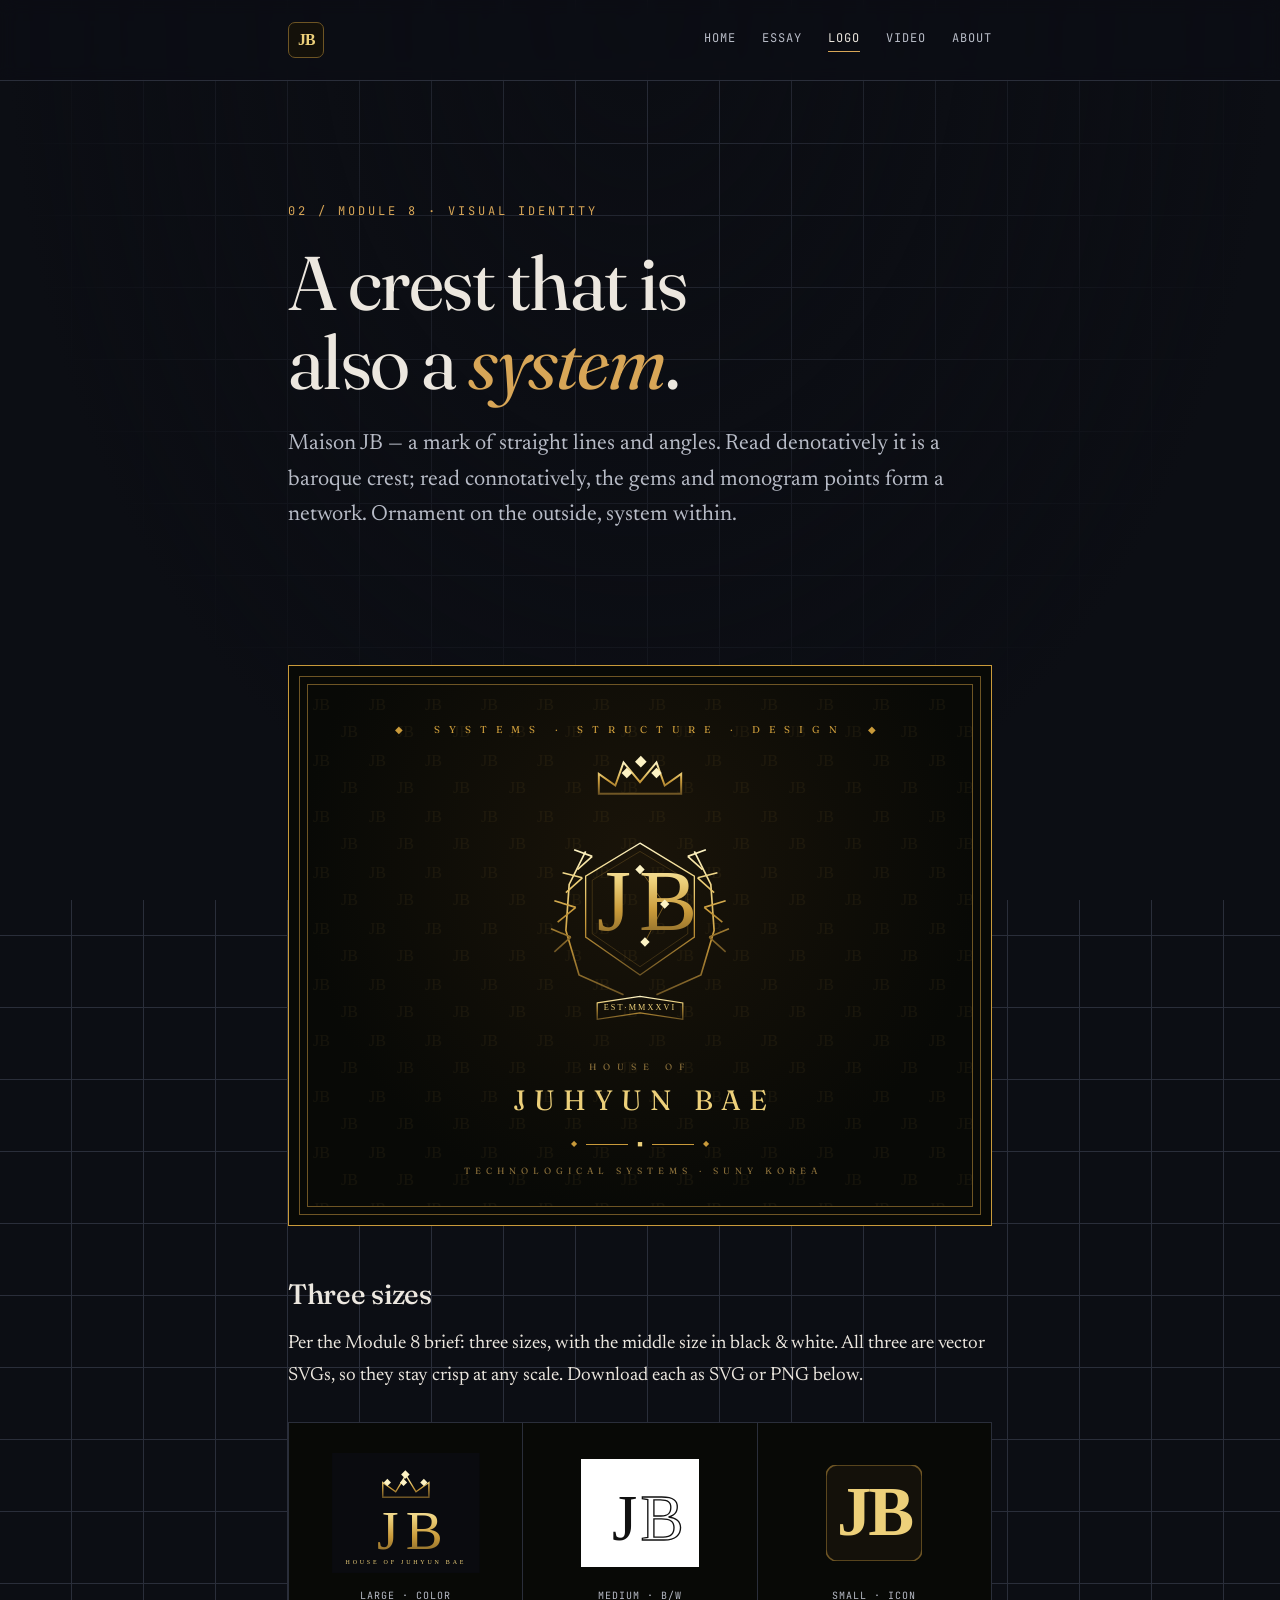
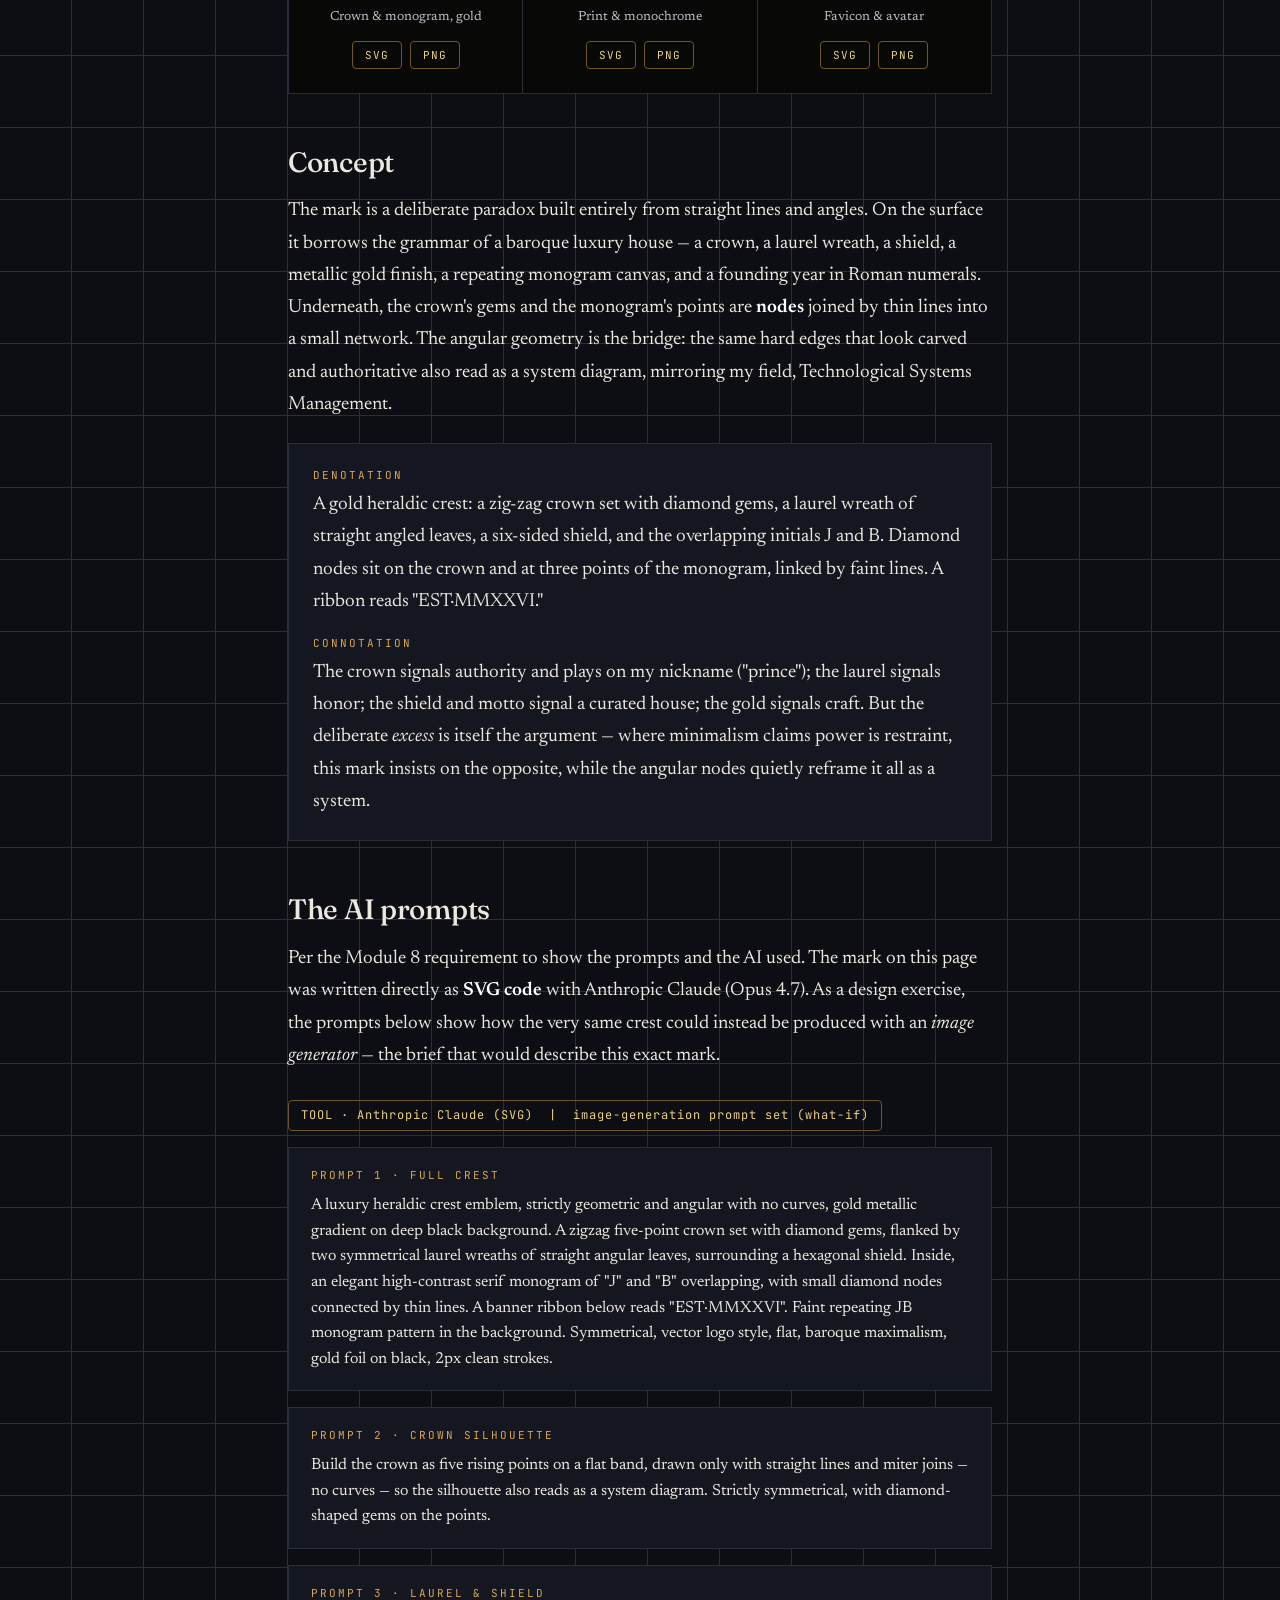
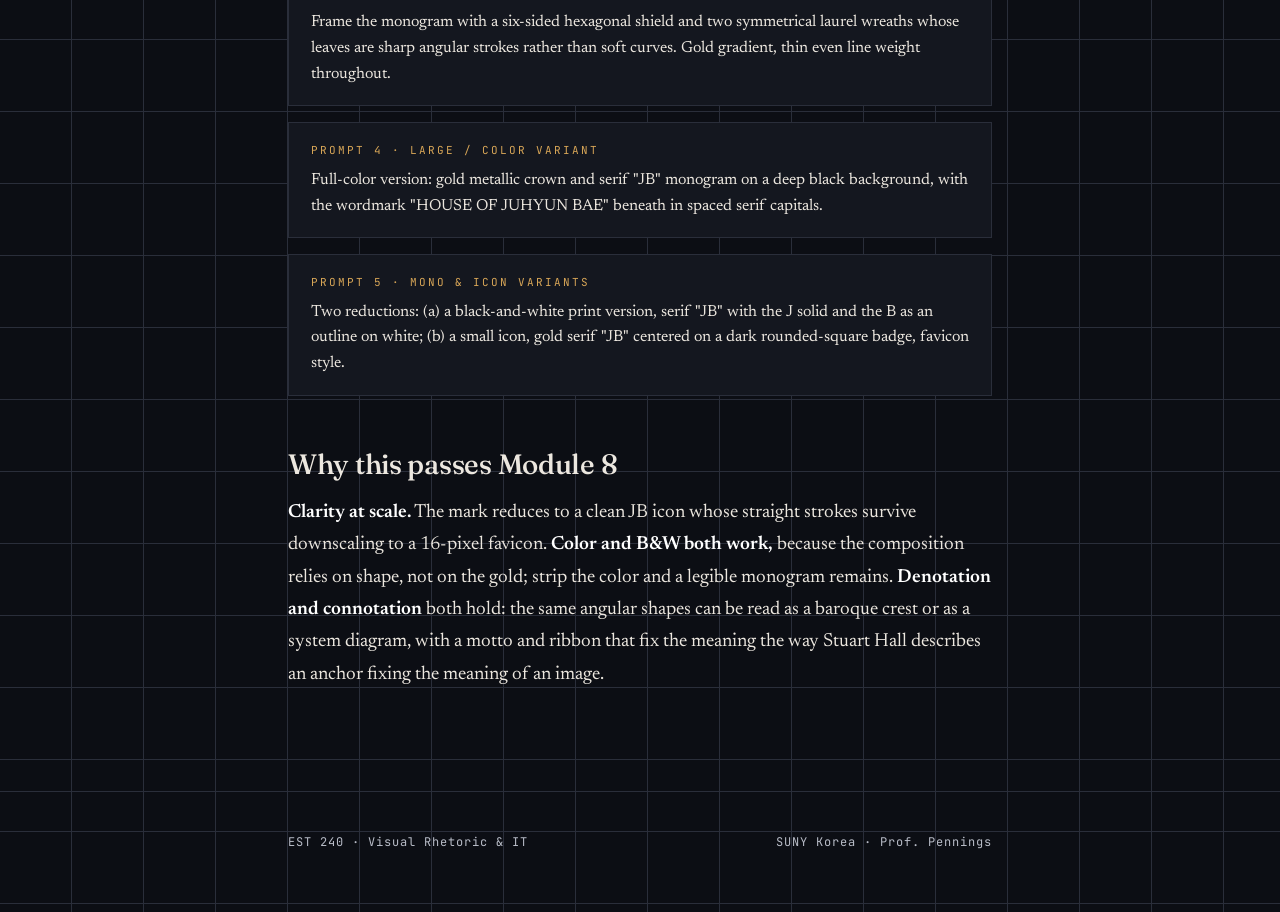
<file: logo.html>
<!DOCTYPE html>
<html lang="en">
<head>
  <meta charset="UTF-8">
  <meta name="viewport" content="width=device-width, initial-scale=1.0">
  <meta name="description" content="Maison JB — Juhyun Bae's personal logo for EST 240 Module 8, in three sizes with downloads and the AI process used to build it.">
  <title>Logo — Maison JB</title>
  <link rel="stylesheet" href="styles.css">
  <style>
    .crest-stage { background: radial-gradient(ellipse at 50% 34%, #1a1409 0%, #080906 72%); border: 1px solid #6e5524; padding: 36px 20px 28px; text-align: center; position: relative; overflow: hidden; }
    .crest-frame-outer { background:#080906; padding:10px; border:1px solid #c99a3a; margin: 30px 0; }
    .crest-frame-inner { border:1px solid #6e5524; padding:7px; }
    .mono-bg { position:absolute; inset:0; }
    .crest-content { position:relative; z-index:1; }
    .crest-kicker { font-family: var(--font-display); font-size:10px; letter-spacing:9px; color:#c99a3a; }
    .maison-label { font-family: var(--font-display); font-size:9px; letter-spacing:7px; color:#8a6f3a; margin-top:4px; }
    .maison-name { font-family: var(--font-display); font-size:clamp(20px,5vw,28px); letter-spacing:8px; color:#edd07a; margin-top:3px; text-indent:8px; }
    .gold-div { display:flex; align-items:center; justify-content:center; gap:9px; margin-top:12px; }
    .gold-div .l { height:1px; width:42px; background:#c99a3a; }
    .maison-loc { font-family: var(--font-display); font-size:9px; letter-spacing:5px; color:#8a6f3a; margin-top:11px; text-indent:5px; }

    .scale-grid { display:grid; grid-template-columns:1fr 1fr 1fr; gap:1px; background:var(--line); border:1px solid var(--line); margin:30px 0; }
    .scale-cell { background:#080906; padding:30px 16px 24px; text-align:center; display:flex; flex-direction:column; align-items:center; }
    .scale-art { height:120px; display:flex; align-items:center; justify-content:center; width:100%; }
    .scale-cell .lab { font-family:var(--font-mono); font-size:10px; letter-spacing:1px; color:var(--muted); margin-top:14px; }
    .scale-cell .sub { font-family:var(--font-body); font-size:13px; color:var(--muted); margin-top:4px; line-height:1.4; }
    .dl-row { display:flex; gap:8px; justify-content:center; margin-top:14px; }
    .dl-btn { font-family:var(--font-mono); font-size:11px; letter-spacing:1px; color:#edd07a; background:transparent; border:1px solid #6e5524; padding:6px 12px; border-radius:4px; cursor:pointer; transition:border-color .2s, background .2s; text-decoration:none; }
    .dl-btn:hover { border-color:#c99a3a; background:#1c1709; }

    .prompt { border:1px solid var(--line); background:var(--ink-2); padding:18px 22px; margin:16px 0; }
    .prompt .pnum { font-family:var(--font-mono); font-size:11px; letter-spacing:2px; text-transform:uppercase; color:var(--amber); }
    .prompt .pbody { font-size:16px; line-height:1.6; color:var(--paper); margin-top:8px; }
    .tool-tag { display:inline-block; font-family:var(--font-mono); font-size:12px; letter-spacing:1px; color:#edd07a; border:1px solid #6e5524; padding:4px 12px; border-radius:4px; margin-top:6px; }
    @media (max-width:620px){ .scale-grid{ grid-template-columns:1fr; } }
  </style>
</head>
<body>

  <svg width="0" height="0" style="position:absolute;" aria-hidden="true">
    <defs>
      <linearGradient id="ga" x1="0" y1="0" x2="0" y2="1">
        <stop offset="0%" stop-color="#fdf3c4"/><stop offset="30%" stop-color="#edd07a"/>
        <stop offset="60%" stop-color="#c99a3a"/><stop offset="100%" stop-color="#6e5524"/>
      </linearGradient>
      <pattern id="ma" width="56" height="56" patternUnits="userSpaceOnUse">
        <text x="5" y="25" font-family="Georgia,serif" font-size="16" fill="#c99a3a" opacity="0.07">JB</text>
        <text x="33" y="52" font-family="Georgia,serif" font-size="16" fill="#c99a3a" opacity="0.07">JB</text>
      </pattern>
    </defs>
  </svg>

  <nav class="nav">
    <div class="nav-inner">
      <a href="about.html" class="nav-mark" aria-label="Juhyun Bae — About"><svg viewBox="0 0 120 104" xmlns="http://www.w3.org/2000/svg" role="img" aria-label="JB"><text x="62" y="84" font-family="Georgia,serif" font-size="86" font-weight="600" fill="#edd07a" text-anchor="middle" style="letter-spacing:-4px;">JB</text></svg></a>
      <div class="nav-links">
        <a href="index.html">Home</a>
        <a href="essay.html">Essay</a>
        <a href="logo.html" class="active">Logo</a>
        <a href="video.html">Video</a>
        <a href="about.html">About</a>
      </div>
    </div>
  </nav>

  <div class="wrap">
    <header class="hero">
      <div class="eyebrow">02 / Module 8 · Visual Identity</div>
      <h1>A crest that is<br>also a <em>system</em>.</h1>
      <p class="lede">Maison JB &mdash; a mark of straight lines and angles. Read denotatively it is a baroque
      crest; read connotatively, the gems and monogram points form a network. Ornament on the outside,
      system within.</p>
    </header>

    <div class="crest-frame-outer">
      <div class="crest-frame-inner">
        <div class="crest-stage">
          <div class="mono-bg"><svg width="100%" height="100%"><rect width="100%" height="100%" fill="url(#ma)"/></svg></div>
          <div class="crest-content">
            <div class="crest-kicker">&#9670;&nbsp;&nbsp;SYSTEMS &middot; STRUCTURE &middot; DESIGN&nbsp;&nbsp;&#9670;</div>
            <svg viewBox="0 0 340 360" style="width:100%; max-width:280px; margin-top:8px;" xmlns="http://www.w3.org/2000/svg" role="img" aria-label="Maison JB crest">
              <g fill="none" stroke="url(#ga)" stroke-width="2.4" stroke-linejoin="miter"><path d="M120,58 L120,34 L140,48 L150,20 L170,44 L190,20 L200,48 L220,34 L220,58 Z"/></g>
              <rect x="150" y="28" width="9" height="9" transform="rotate(45 154 32)" fill="#fdf3c4"/>
              <rect x="186" y="28" width="9" height="9" transform="rotate(45 190 32)" fill="#fdf3c4"/>
              <rect x="166" y="14" width="10" height="10" transform="rotate(45 171 19)" fill="#fdf3c4"/>
              <g fill="none" stroke="url(#ga)" stroke-width="2" stroke-linejoin="miter">
                <path d="M150,302 L96,278 L80,224 L84,168 L104,128"/>
                <path d="M190,302 L244,278 L260,224 L256,168 L236,128"/>
                <path d="M86,232 L62,222 M86,232 L66,250 M92,196 L66,188 M92,196 L70,214 M100,160 L76,154 M100,160 L80,178 M112,134 L90,126 M112,134 L94,150"/>
                <path d="M254,232 L278,222 M254,232 L274,250 M248,196 L274,188 M248,196 L270,214 M240,160 L264,154 M240,160 L260,178 M228,134 L250,126 M228,134 L246,150"/>
              </g>
              <path d="M170,118 L236,158 L236,232 L170,278 L104,232 L104,158 Z" fill="none" stroke="url(#ga)" stroke-width="1.6"/>
              <path d="M170,128 L228,163 L228,228 L170,268 L112,228 L112,163 Z" fill="none" stroke="#c99a3a" stroke-width="0.5" opacity="0.55"/>
              <line x1="170" y1="150" x2="200" y2="192" stroke="#c99a3a" stroke-width="1.1" opacity="0.6"/>
              <line x1="200" y1="192" x2="176" y2="238" stroke="#c99a3a" stroke-width="1.1" opacity="0.6"/>
              <text x="136" y="224" font-family="Georgia,'Times New Roman',serif" font-size="106" font-weight="500" fill="url(#ga)" text-anchor="middle" style="letter-spacing:-5px;">J</text>
              <text x="204" y="224" font-family="Georgia,'Times New Roman',serif" font-size="106" font-weight="500" fill="url(#ga)" text-anchor="middle">B</text>
              <rect x="166" y="146" width="8" height="8" transform="rotate(45 170 150)" fill="#fdf3c4"/>
              <rect x="196" y="188" width="8" height="8" transform="rotate(45 200 192)" fill="#fdf3c4"/>
              <rect x="172" y="234" width="8" height="8" transform="rotate(45 176 238)" fill="#fdf3c4"/>
              <path d="M118,312 L170,304 L222,312 L222,332 L170,324 L118,332 Z" fill="none" stroke="url(#ga)" stroke-width="1.4" stroke-linejoin="miter"/>
              <text x="170" y="320" font-family="Georgia,serif" font-size="10" letter-spacing="2.5" fill="#edd07a" text-anchor="middle">EST&middot;MMXXVI</text>
            </svg>
            <div class="maison-label">HOUSE OF</div>
            <div class="maison-name">JUHYUN BAE</div>
            <div class="gold-div"><span style="color:#c99a3a; font-size:8px;">&#9670;</span><div class="l"></div><span style="color:#edd07a; font-size:9px;">&#9632;</span><div class="l"></div><span style="color:#c99a3a; font-size:8px;">&#9670;</span></div>
            <div class="maison-loc">TECHNOLOGICAL SYSTEMS &middot; SUNY KOREA</div>
          </div>
        </div>
      </div>
    </div>

    <h2>Three sizes</h2>
    <p>Per the Module 8 brief: three sizes, with the middle size in black &amp; white. All three are vector
    SVGs, so they stay crisp at any scale. Download each as SVG or PNG below.</p>

    <div class="scale-grid">
      <div class="scale-cell">
        <div class="scale-art" id="art-large"></div>
        <div class="lab">LARGE &middot; COLOR</div>
        <div class="sub">Crown &amp; monogram, gold</div>
        <div class="dl-row"><button class="dl-btn" onclick="dl('large','svg')">SVG</button><button class="dl-btn" onclick="dl('large','png')">PNG</button></div>
      </div>
      <div class="scale-cell">
        <div class="scale-art" id="art-medium"></div>
        <div class="lab">MEDIUM &middot; B/W</div>
        <div class="sub">Print &amp; monochrome</div>
        <div class="dl-row"><button class="dl-btn" onclick="dl('medium','svg')">SVG</button><button class="dl-btn" onclick="dl('medium','png')">PNG</button></div>
      </div>
      <div class="scale-cell">
        <div class="scale-art" id="art-small"></div>
        <div class="lab">SMALL &middot; ICON</div>
        <div class="sub">Favicon &amp; avatar</div>
        <div class="dl-row"><button class="dl-btn" onclick="dl('small','svg')">SVG</button><button class="dl-btn" onclick="dl('small','png')">PNG</button></div>
      </div>
    </div>

    <h2>Concept</h2>
    <p>The mark is a deliberate paradox built entirely from straight lines and angles. On the surface it
    borrows the grammar of a baroque luxury house &mdash; a crown, a laurel wreath, a shield, a metallic gold
    finish, a repeating monogram canvas, and a founding year in Roman numerals. Underneath, the crown's gems
    and the monogram's points are <strong>nodes</strong> joined by thin lines into a small network. The
    angular geometry is the bridge: the same hard edges that look carved and authoritative also read as a
    system diagram, mirroring my field, Technological Systems Management.</p>

    <div class="dc">
      <div class="dc-label">Denotation</div>
      <p>A gold heraldic crest: a zig-zag crown set with diamond gems, a laurel wreath of straight angled
      leaves, a six-sided shield, and the overlapping initials J and B. Diamond nodes sit on the crown and at
      three points of the monogram, linked by faint lines. A ribbon reads "EST&middot;MMXXVI."</p>
      <div class="dc-label">Connotation</div>
      <p>The crown signals authority and plays on my nickname ("prince"); the laurel signals honor; the
      shield and motto signal a curated house; the gold signals craft. But the deliberate <em>excess</em> is
      itself the argument &mdash; where minimalism claims power is restraint, this mark insists on the opposite,
      while the angular nodes quietly reframe it all as a system.</p>
    </div>

    <h2>The AI prompts</h2>
    <p>Per the Module 8 requirement to show the prompts and the AI used. The mark on this page was written
    directly as <strong>SVG code</strong> with Anthropic Claude (Opus 4.7). As a design exercise, the prompts
    below show how the very same crest could instead be produced with an <em>image generator</em> &mdash; the
    brief that would describe this exact mark.</p>
    <div class="tool-tag">TOOL · Anthropic Claude (SVG) &nbsp;|&nbsp; image-generation prompt set (what-if)</div>

    <div class="prompt"><div class="pnum">Prompt 1 · Full crest</div><div class="pbody">A luxury heraldic crest emblem, strictly geometric and angular with no curves, gold metallic gradient on deep black background. A zigzag five-point crown set with diamond gems, flanked by two symmetrical laurel wreaths of straight angular leaves, surrounding a hexagonal shield. Inside, an elegant high-contrast serif monogram of "J" and "B" overlapping, with small diamond nodes connected by thin lines. A banner ribbon below reads "EST·MMXXVI". Faint repeating JB monogram pattern in the background. Symmetrical, vector logo style, flat, baroque maximalism, gold foil on black, 2px clean strokes.</div></div>
    <div class="prompt"><div class="pnum">Prompt 2 · Crown silhouette</div><div class="pbody">Build the crown as five rising points on a flat band, drawn only with straight lines and miter joins — no curves — so the silhouette also reads as a system diagram. Strictly symmetrical, with diamond-shaped gems on the points.</div></div>
    <div class="prompt"><div class="pnum">Prompt 3 · Laurel &amp; shield</div><div class="pbody">Frame the monogram with a six-sided hexagonal shield and two symmetrical laurel wreaths whose leaves are sharp angular strokes rather than soft curves. Gold gradient, thin even line weight throughout.</div></div>
    <div class="prompt"><div class="pnum">Prompt 4 · Large / color variant</div><div class="pbody">Full-color version: gold metallic crown and serif "JB" monogram on a deep black background, with the wordmark "HOUSE OF JUHYUN BAE" beneath in spaced serif capitals.</div></div>
    <div class="prompt"><div class="pnum">Prompt 5 · Mono &amp; icon variants</div><div class="pbody">Two reductions: (a) a black-and-white print version, serif "JB" with the J solid and the B as an outline on white; (b) a small icon, gold serif "JB" centered on a dark rounded-square badge, favicon style.</div></div>

    <h2>Why this passes Module 8</h2>
    <p><strong>Clarity at scale.</strong> The mark reduces to a clean JB icon whose straight strokes survive
    downscaling to a 16-pixel favicon. <strong>Color and B&amp;W both work,</strong> because the composition
    relies on shape, not on the gold; strip the color and a legible monogram remains.
    <strong>Denotation and connotation</strong> both hold: the same angular shapes can be read as a baroque
    crest or as a system diagram, with a motto and ribbon that fix the meaning the way Stuart Hall describes
    an anchor fixing the meaning of an image.</p>
  </div>

  <footer class="foot">
    <div class="foot-inner">
      <span>EST 240 &middot; Visual Rhetoric &amp; IT</span>
      <span>SUNY Korea &middot; Prof. Pennings</span>
    </div>
  </footer>

  <script>
    var GOLD = '<defs><linearGradient id="g" x1="0" y1="0" x2="0" y2="1"><stop offset="0%" stop-color="#fdf3c4"/><stop offset="30%" stop-color="#edd07a"/><stop offset="60%" stop-color="#c99a3a"/><stop offset="100%" stop-color="#6e5524"/></linearGradient></defs>';

    var LOGOS = {
      large: '<svg xmlns="http://www.w3.org/2000/svg" width="320" height="260" viewBox="0 0 320 260">' + GOLD +
        '<rect width="320" height="260" fill="#0a0b0f"/>' +
        '<g fill="none" stroke="url(#g)" stroke-width="3" stroke-linejoin="miter"><path d="M110,96 L110,64 L138,84 L160,48 L182,84 L210,64 L210,96 Z"/></g>' +
        '<rect x="150" y="58" width="11" height="11" transform="rotate(45 155 63)" fill="#fdf3c4"/>' +
        '<rect x="153" y="40" width="13" height="13" transform="rotate(45 159 46)" fill="#fdf3c4"/>' +
        '<rect x="115" y="58" width="11" height="11" transform="rotate(45 120 63)" fill="#fdf3c4"/>' +
        '<rect x="194" y="58" width="11" height="11" transform="rotate(45 199 63)" fill="#fdf3c4"/>' +
        '<text x="118" y="208" font-family="Georgia,serif" font-size="120" font-weight="500" fill="url(#g)" text-anchor="middle" letter-spacing="-6">J</text>' +
        '<text x="200" y="208" font-family="Georgia,serif" font-size="120" font-weight="500" fill="url(#g)" text-anchor="middle">B</text>' +
        '<text x="160" y="240" font-family="Georgia,serif" font-size="13" letter-spacing="6" fill="#edd07a" text-anchor="middle">HOUSE OF JUHYUN BAE</text>' +
        '</svg>',
      medium: '<svg xmlns="http://www.w3.org/2000/svg" width="220" height="200" viewBox="0 0 220 200">' +
        '<rect width="220" height="200" fill="#ffffff"/>' +
        '<text x="78" y="150" font-family="Georgia,serif" font-size="120" font-weight="500" fill="#111111" text-anchor="middle" letter-spacing="-6">J</text>' +
        '<text x="150" y="150" font-family="Georgia,serif" font-size="120" font-weight="500" fill="none" stroke="#111111" stroke-width="2.5" text-anchor="middle">B</text>' +
        '</svg>',
      small: '<svg xmlns="http://www.w3.org/2000/svg" width="120" height="120" viewBox="0 0 120 120">' +
        '<rect width="120" height="120" rx="14" fill="#14110a" stroke="#6e5524" stroke-width="2"/>' +
        '<text x="60" y="88" font-family="Georgia,serif" font-size="86" font-weight="600" fill="#edd07a" text-anchor="middle" letter-spacing="-4">JB</text>' +
        '</svg>'
    };

    function inject(id, svg){ var el=document.getElementById(id); if(el){ el.innerHTML = svg.replace('width="320" height="260"','style="max-height:120px;width:auto"').replace('width="220" height="200"','style="max-height:108px;width:auto"').replace('width="120" height="120"','style="max-height:96px;width:auto"'); } }
    inject('art-large', LOGOS.large);
    inject('art-medium', LOGOS.medium);
    inject('art-small', LOGOS.small);

    function dl(name, type){
      var svg = LOGOS[name];
      var fname = 'maison-jb-' + name;
      if(type === 'svg'){
        var blob = new Blob([svg], {type:'image/svg+xml'});
        triggerDownload(URL.createObjectURL(blob), fname + '.svg');
      } else {
        var m = svg.match(/viewBox="0 0 (\d+) (\d+)"/);
        var w = m ? +m[1] : 320, h = m ? +m[2] : 260, scale = 3;
        var img = new Image();
        var url = URL.createObjectURL(new Blob([svg], {type:'image/svg+xml'}));
        img.onload = function(){
          var c = document.createElement('canvas'); c.width = w*scale; c.height = h*scale;
          var ctx = c.getContext('2d'); ctx.drawImage(img,0,0,c.width,c.height);
          c.toBlob(function(b){ triggerDownload(URL.createObjectURL(b), fname + '.png'); URL.revokeObjectURL(url); });
        };
        img.src = url;
      }
    }
    function triggerDownload(href, filename){
      var a = document.createElement('a'); a.href = href; a.download = filename;
      document.body.appendChild(a); a.click(); document.body.removeChild(a);
    }
  </script>

</body>
</html>
</file>
<file: styles.css>
/* =========================================================
   EST 240 — Individual Website
   Shared stylesheet. Dark editorial + systems-grid aesthetic.
   ========================================================= */

@import url('https://fonts.googleapis.com/css2?family=Fraunces:opsz,wght@9..144,400;9..144,500;9..144,600&family=Newsreader:ital,opsz,wght@0,6..72,400;0,6..72,500;1,6..72,400&family=JetBrains+Mono:wght@400;500&display=swap');

:root {
  --ink:        #0c0e14;   /* deep background        */
  --ink-2:      #14171f;   /* raised surface         */
  --line:       #2a2e3a;   /* hairline borders       */
  --paper:      #ece7df;   /* warm off-white text    */
  --muted:      #b8bcc7;   /* secondary text (brightened) */
  --amber:      #d8a657;   /* single accent (gold)   */
  --amber-dim:  #9c7a3f;

  --font-display: 'Fraunces', Georgia, serif;
  --font-body:    'Newsreader', Georgia, serif;
  --font-mono:    'JetBrains Mono', monospace;

  --maxw: 760px;
}

* { box-sizing: border-box; margin: 0; padding: 0; }

html { scroll-behavior: smooth; }

body {
  background: var(--ink);
  color: var(--paper);
  font-family: var(--font-body);
  font-size: 19px;
  line-height: 1.7;
  -webkit-font-smoothing: antialiased;
  /* subtle systems grid in the background */
  background-image:
    linear-gradient(var(--line) 1px, transparent 1px),
    linear-gradient(90deg, var(--line) 1px, transparent 1px);
  background-size: 72px 72px;
  background-position: -1px -1px;
}
/* fade the grid so it's atmosphere, not noise */
body::before {
  content: "";
  position: fixed; inset: 0;
  background: radial-gradient(ellipse at 50% 0%, transparent 0%, var(--ink) 70%);
  pointer-events: none;
  z-index: 0;
}

.wrap {
  position: relative;
  z-index: 1;
  max-width: var(--maxw);
  margin: 0 auto;
  padding: 0 28px;
}

/* ---------- NAVIGATION ---------- */
.nav {
  position: relative;
  z-index: 2;
  border-bottom: 1px solid var(--line);
  background: rgba(12,14,20,0.85);
  backdrop-filter: blur(8px);
  position: sticky; top: 0;
}
.nav-inner {
  max-width: var(--maxw);
  margin: 0 auto;
  padding: 22px 28px;
  display: flex;
  align-items: center;
  justify-content: space-between;
  gap: 24px;
}
.nav-mark {
  display: inline-flex;
  align-items: center;
  justify-content: center;
  width: 36px;
  height: 36px;
  background: #14110a;
  border: 1px solid #6e5524;
  border-radius: 7px;
  text-decoration: none;
  flex-shrink: 0;
  transition: border-color .2s, background .2s;
}
.nav-mark:hover { border-color: #c99a3a; background: #1c1709; }
.nav-mark svg { width: 22px; height: auto; display: block; }
.nav-links { display: flex; gap: 26px; }
.nav-links a {
  font-family: var(--font-mono);
  font-size: 12px;
  letter-spacing: 1px;
  text-transform: uppercase;
  color: var(--muted);
  text-decoration: none;
  padding-bottom: 3px;
  border-bottom: 1px solid transparent;
  transition: color .2s, border-color .2s;
}
.nav-links a:hover { color: var(--paper); }
.nav-links a.active { color: var(--paper); border-color: var(--amber); }

/* ---------- HERO ---------- */
.hero { padding: 120px 0 80px; }
.eyebrow {
  font-family: var(--font-mono);
  font-size: 12px;
  letter-spacing: 3px;
  text-transform: uppercase;
  color: var(--amber);
  margin-bottom: 22px;
  opacity: 0; animation: rise .8s .1s forwards;
}
h1 {
  font-family: var(--font-display);
  font-weight: 400;
  font-size: clamp(40px, 8vw, 76px);
  line-height: 1.04;
  letter-spacing: -0.02em;
  margin-bottom: 26px;
  opacity: 0; animation: rise .8s .25s forwards;
}
h1 em { font-style: italic; color: var(--amber); }
.lede {
  font-size: 22px;
  color: var(--muted);
  max-width: 56ch;
  line-height: 1.6;
  opacity: 0; animation: rise .8s .4s forwards;
}

/* ---------- SECTION TYPOGRAPHY ---------- */
h2 {
  font-family: var(--font-display);
  font-weight: 500;
  font-size: clamp(23px, 3.4vw, 28px);
  letter-spacing: -0.01em;
  margin: 52px 0 16px;
  line-height: 1.2;
}
h3 {
  font-family: var(--font-mono);
  font-size: 13px;
  letter-spacing: 2px;
  text-transform: uppercase;
  color: var(--amber);
  margin: 40px 0 14px;
}
p { margin-bottom: 22px; }
p a, .body-link { color: var(--amber); text-decoration: none; border-bottom: 1px solid var(--amber-dim); }
strong { color: #fff; font-weight: 600; }
em { color: var(--paper); }

blockquote {
  border-left: 2px solid var(--amber);
  padding: 6px 0 6px 24px;
  margin: 30px 0;
  font-family: var(--font-display);
  font-style: italic;
  font-size: 24px;
  line-height: 1.45;
  color: var(--paper);
}
blockquote cite {
  display: block;
  font-family: var(--font-mono);
  font-style: normal;
  font-size: 12px;
  letter-spacing: 1px;
  color: var(--muted);
  margin-top: 12px;
}

/* ---------- HOME CARDS ---------- */
.cards { display: grid; gap: 1px; background: var(--line); border: 1px solid var(--line); margin: 60px 0; }
.card {
  background: var(--ink-2);
  padding: 30px 32px;
  text-decoration: none;
  color: var(--paper);
  display: block;
  transition: background .25s, transform .25s;
}
.card:hover { background: #1b1f2a; }
.card-num { font-family: var(--font-mono); font-size: 12px; color: var(--amber); letter-spacing: 2px; }
.card-title { font-family: var(--font-display); font-size: 26px; margin: 8px 0 6px; }
.card-desc { font-size: 16px; color: var(--muted); }
.card-arrow { float: right; color: var(--amber); font-family: var(--font-mono); transition: transform .25s; }
.card:hover .card-arrow { transform: translateX(6px); }

/* ---------- META / DENOTATION TABLE ---------- */
.meta-row {
  display: grid;
  grid-template-columns: 160px 1fr;
  gap: 16px;
  padding: 16px 0;
  border-bottom: 1px solid var(--line);
}
.meta-row dt { font-family: var(--font-mono); font-size: 12px; letter-spacing: 1px; text-transform: uppercase; color: var(--muted); }
.meta-row dd { color: var(--paper); }

/* ---------- DENOTATION / CONNOTATION PAIR ---------- */
.dc {
  border: 1px solid var(--line);
  background: var(--ink-2);
  padding: 22px 24px;
  margin: 22px 0;
}
.dc-label { font-family: var(--font-mono); font-size: 11px; letter-spacing: 2px; text-transform: uppercase; color: var(--amber); }
.dc p { margin: 4px 0 16px; }
.dc p:last-child { margin-bottom: 0; }

/* ---------- LOGO SHOWCASE ---------- */
.logo-grid { display: grid; grid-template-columns: 1fr 1fr 1fr; gap: 1px; background: var(--line); border: 1px solid var(--line); margin: 30px 0; }
.logo-cell { background: var(--ink-2); padding: 36px 20px; text-align: center; }
.logo-cell .ph {
  height: 120px; display: flex; align-items: center; justify-content: center;
  border: 1px dashed var(--line); color: var(--muted);
  font-family: var(--font-mono); font-size: 11px; letter-spacing: 1px;
  margin-bottom: 14px;
}
.logo-cell span { font-family: var(--font-mono); font-size: 11px; letter-spacing: 1px; text-transform: uppercase; color: var(--muted); }

/* placeholder note block */
.note {
  border: 1px dashed var(--amber-dim);
  background: rgba(216,166,87,0.05);
  padding: 18px 22px;
  margin: 26px 0;
  font-size: 15px;
  color: var(--muted);
  font-family: var(--font-mono);
  line-height: 1.6;
}
.note strong { color: var(--amber); }

/* ---------- REFERENCES ---------- */
.refs { font-size: 15px; color: #ffffff; }
.refs li { list-style: none; padding-left: 2.2em; text-indent: -2.2em; margin-bottom: 14px; line-height: 1.55; }

/* ---------- FOOTER ---------- */
.foot {
  border-top: 1px solid var(--line);
  margin-top: 100px;
  padding: 40px 0 60px;
}
.foot-inner {
  max-width: var(--maxw);
  margin: 0 auto;
  padding: 0 28px;
  font-family: var(--font-mono);
  font-size: 12px;
  letter-spacing: 1px;
  color: var(--muted);
  display: flex;
  justify-content: space-between;
  flex-wrap: wrap;
  gap: 12px;
}

/* ---------- ANIMATION ---------- */
@keyframes rise {
  from { opacity: 0; transform: translateY(16px); }
  to   { opacity: 1; transform: translateY(0); }
}

/* ---------- RESPONSIVE ---------- */
@media (max-width: 620px) {
  body { font-size: 18px; }
  .logo-grid { grid-template-columns: 1fr; }
  .meta-row { grid-template-columns: 1fr; gap: 4px; }
  .nav-links { gap: 16px; }
  .hero { padding: 70px 0 50px; }
}

/* numbered footnote markers ([1] style) requested by instructor */
sup.fn { font-family: var(--font-mono); font-size: 0.62em; color: var(--amber); margin-left: 1px; font-weight: 500; vertical-align: super; }

/* footnote backlink arrow */
.fn-back { color: var(--amber); text-decoration: none; margin-left: 4px; font-size: 0.9em; }
.fn-back:hover { color: var(--paper); }
sup.fn a { color: var(--amber); text-decoration: none; }
sup.fn a:hover { text-decoration: underline; }
.refs li:target { background: rgba(216,166,87,0.08); }
</file>
